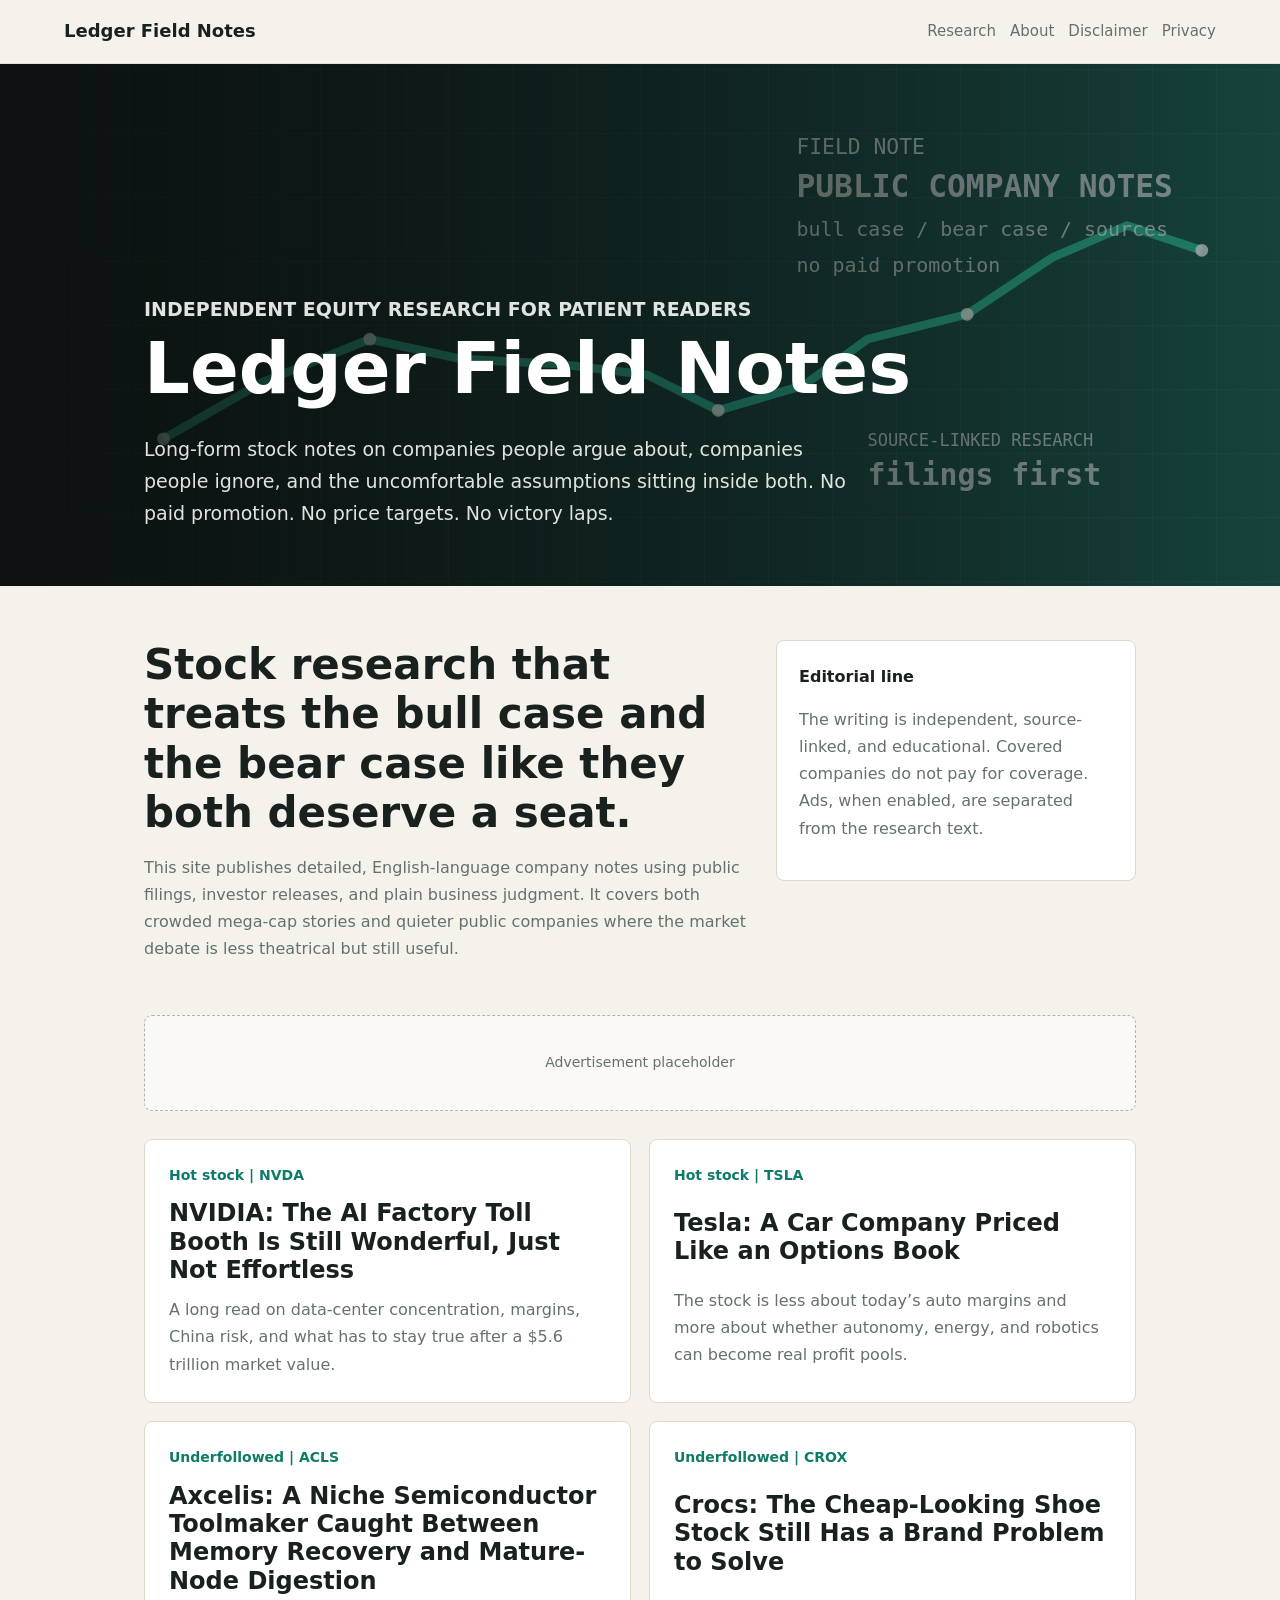
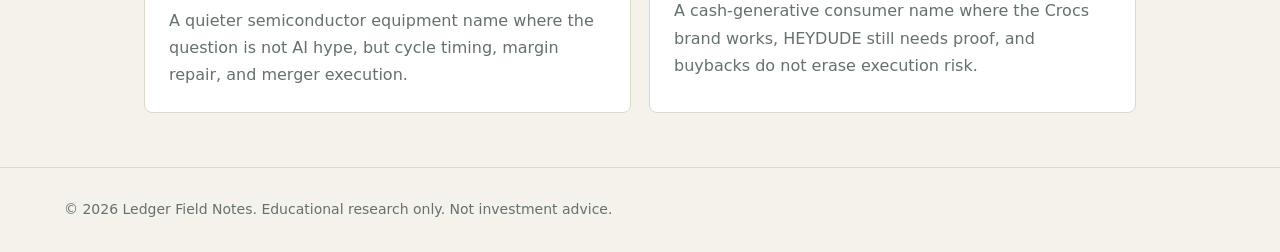
<file: index.html>
<!doctype html>
<html lang="en">
<head>
  <meta charset="utf-8">
  <meta name="viewport" content="width=device-width, initial-scale=1">
  <title>Ledger Field Notes | Independent Stock Research</title>
  <meta name="description" content="Independent long-form stock research notes on popular and underfollowed public companies. No investment advice, no paid stock promotion.">
  <link rel="stylesheet" href="styles.css">
</head>
<body>
  <header class="topbar">
    <a class="brand" href="index.html">Ledger Field Notes</a>
    <nav class="nav" aria-label="Primary navigation">
      <a href="index.html">Research</a>
      <a href="about.html">About</a>
      <a href="disclaimer.html">Disclaimer</a>
      <a href="privacy.html">Privacy</a>
    </nav>
  </header>

  <section class="hero">
    <div class="hero-inner">
      <p class="eyebrow">Independent equity research for patient readers</p>
      <h1>Ledger Field Notes</h1>
      <p>Long-form stock notes on companies people argue about, companies people ignore, and the uncomfortable assumptions sitting inside both. No paid promotion. No price targets. No victory laps.</p>
    </div>
  </section>

  <main>
    <div class="wrap">
      <section class="intro">
        <div>
          <h2>Stock research that treats the bull case and the bear case like they both deserve a seat.</h2>
          <p>This site publishes detailed, English-language company notes using public filings, investor releases, and plain business judgment. It covers both crowded mega-cap stories and quieter public companies where the market debate is less theatrical but still useful.</p>
        </div>
        <aside class="panel">
          <strong>Editorial line</strong>
          <p class="note">The writing is independent, source-linked, and educational. Covered companies do not pay for coverage. Ads, when enabled, are separated from the research text.</p>
        </aside>
      </section>

      <div class="ad-slot" aria-label="Advertisement">Advertisement placeholder</div>

      <section class="article-grid" aria-label="Latest research">
        <a class="article-card" href="articles/nvidia-ai-infrastructure.html">
          <span>Hot stock | NVDA</span>
          <h2>NVIDIA: The AI Factory Toll Booth Is Still Wonderful, Just Not Effortless</h2>
          <p>A long read on data-center concentration, margins, China risk, and what has to stay true after a $5.6 trillion market value.</p>
        </a>
        <a class="article-card" href="articles/tesla-autonomy-margin.html">
          <span>Hot stock | TSLA</span>
          <h2>Tesla: A Car Company Priced Like an Options Book</h2>
          <p>The stock is less about today’s auto margins and more about whether autonomy, energy, and robotics can become real profit pools.</p>
        </a>
        <a class="article-card" href="articles/axcelis-ion-implant.html">
          <span>Underfollowed | ACLS</span>
          <h2>Axcelis: A Niche Semiconductor Toolmaker Caught Between Memory Recovery and Mature-Node Digestion</h2>
          <p>A quieter semiconductor equipment name where the question is not AI hype, but cycle timing, margin repair, and merger execution.</p>
        </a>
        <a class="article-card" href="articles/crocs-brand-cash-flow.html">
          <span>Underfollowed | CROX</span>
          <h2>Crocs: The Cheap-Looking Shoe Stock Still Has a Brand Problem to Solve</h2>
          <p>A cash-generative consumer name where the Crocs brand works, HEYDUDE still needs proof, and buybacks do not erase execution risk.</p>
        </a>
      </section>
    </div>
  </main>

  <footer class="footer">
    © 2026 Ledger Field Notes. Educational research only. Not investment advice.
  </footer>
</body>
</html>
</file>
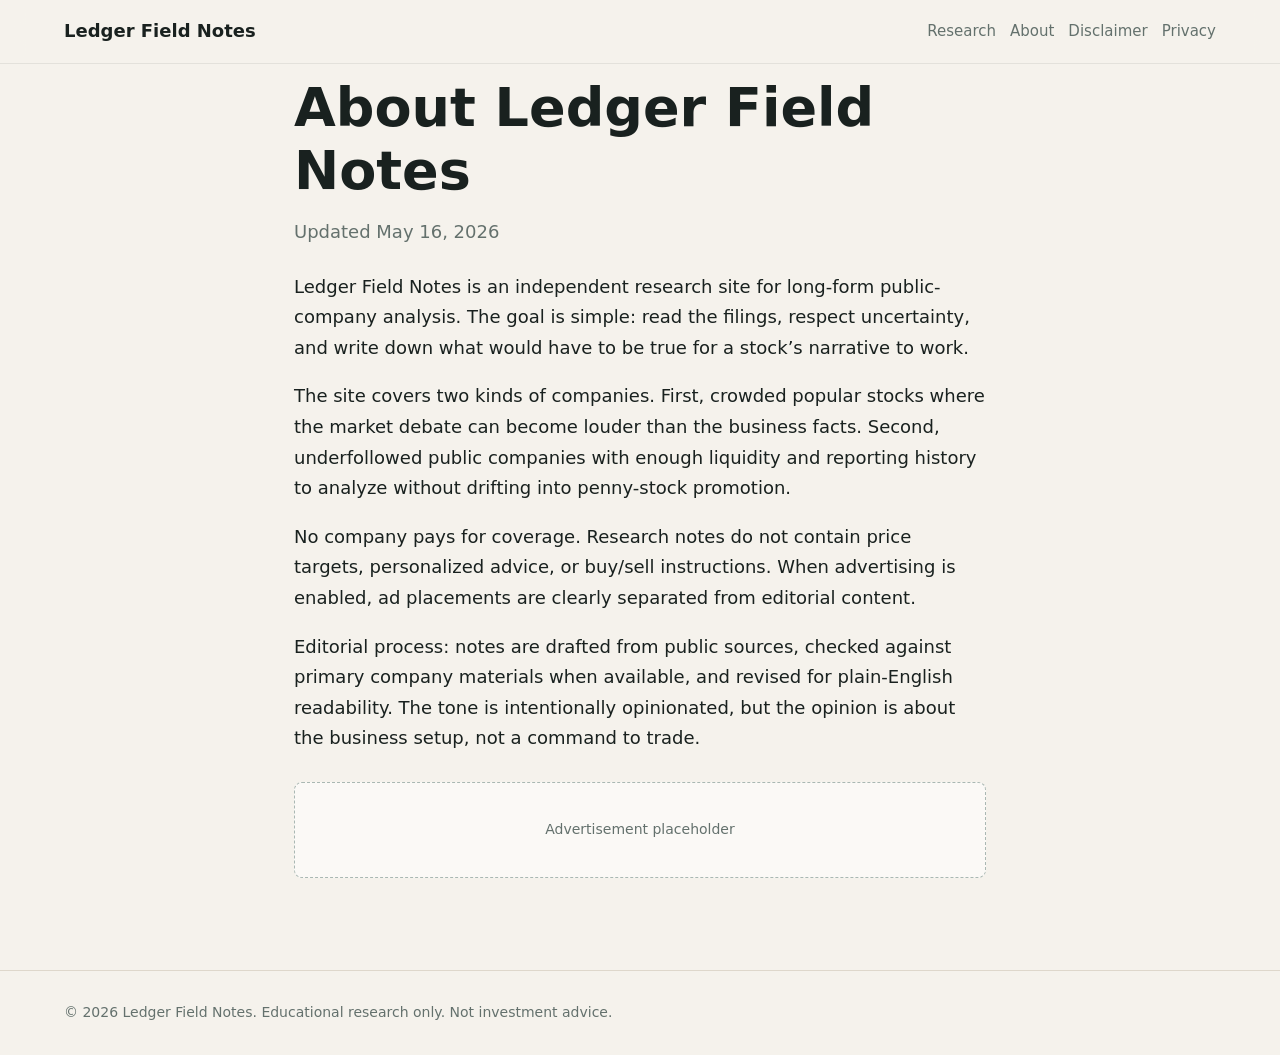
<file: about.html>
<!doctype html>
<html lang="en">
<head>
  <meta charset="utf-8">
  <meta name="viewport" content="width=device-width, initial-scale=1">
  <title>About | Ledger Field Notes</title>
  <meta name="description" content="About Ledger Field Notes, an independent stock research site for long-form public-company analysis.">
  <link rel="stylesheet" href="styles.css">
</head>
<body>
  <header class="topbar">
    <a class="brand" href="index.html">Ledger Field Notes</a>
    <nav class="nav" aria-label="Primary navigation">
      <a href="index.html">Research</a>
      <a href="about.html">About</a>
      <a href="disclaimer.html">Disclaimer</a>
      <a href="privacy.html">Privacy</a>
    </nav>
  </header>

  <main class="article">
    <h1>About Ledger Field Notes</h1>
    <p class="article-meta">Updated May 16, 2026</p>
    <p>Ledger Field Notes is an independent research site for long-form public-company analysis. The goal is simple: read the filings, respect uncertainty, and write down what would have to be true for a stock’s narrative to work.</p>
    <p>The site covers two kinds of companies. First, crowded popular stocks where the market debate can become louder than the business facts. Second, underfollowed public companies with enough liquidity and reporting history to analyze without drifting into penny-stock promotion.</p>
    <p>No company pays for coverage. Research notes do not contain price targets, personalized advice, or buy/sell instructions. When advertising is enabled, ad placements are clearly separated from editorial content.</p>
    <p>Editorial process: notes are drafted from public sources, checked against primary company materials when available, and revised for plain-English readability. The tone is intentionally opinionated, but the opinion is about the business setup, not a command to trade.</p>
    <div class="ad-slot" aria-label="Advertisement">Advertisement placeholder</div>
  </main>

  <footer class="footer">
    © 2026 Ledger Field Notes. Educational research only. Not investment advice.
  </footer>
</body>
</html>
</file>
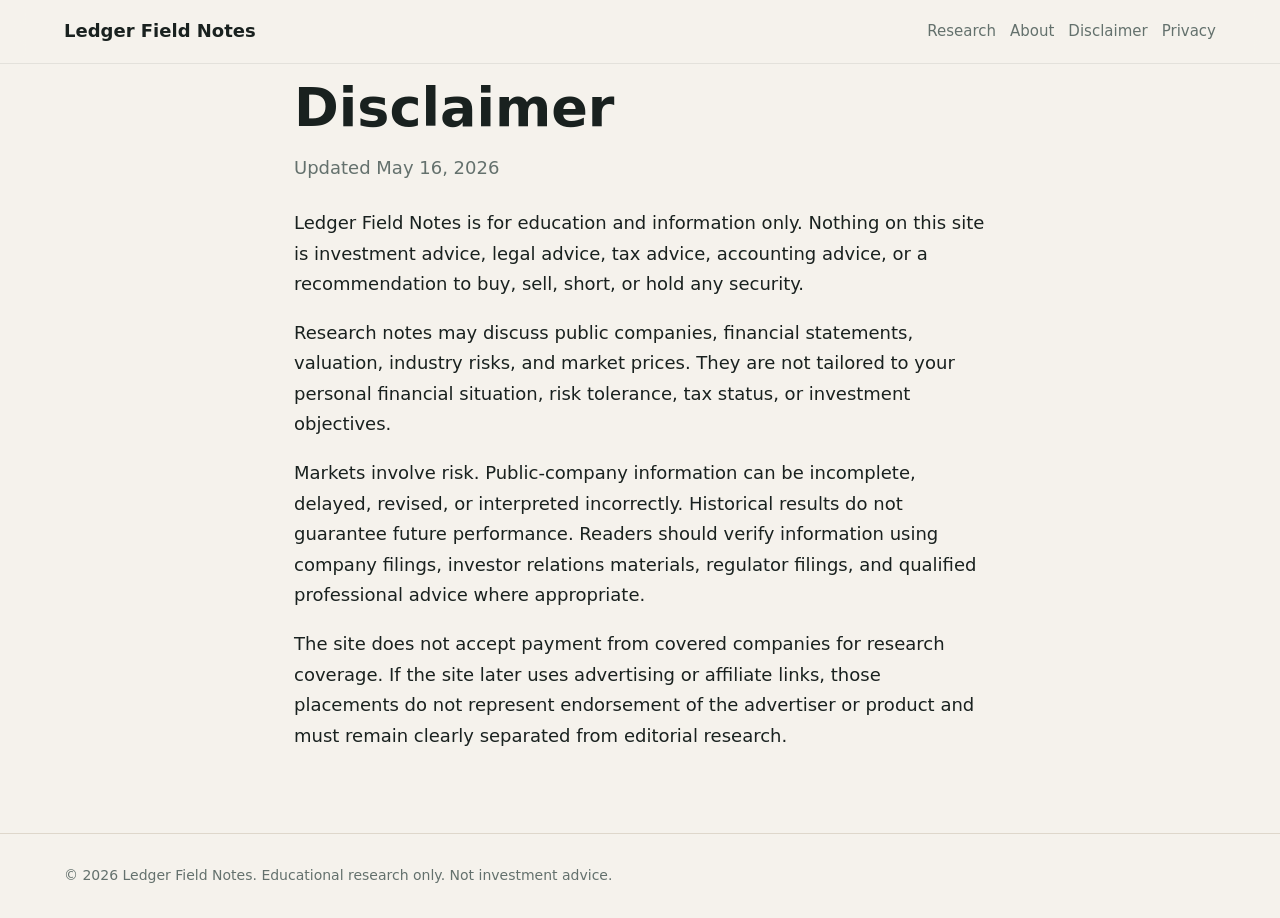
<file: disclaimer.html>
<!doctype html>
<html lang="en">
<head>
  <meta charset="utf-8">
  <meta name="viewport" content="width=device-width, initial-scale=1">
  <title>Disclaimer | Ledger Field Notes</title>
  <meta name="description" content="Ledger Field Notes disclaimer: educational research only, not investment advice or paid stock promotion.">
  <link rel="stylesheet" href="styles.css">
</head>
<body>
  <header class="topbar">
    <a class="brand" href="index.html">Ledger Field Notes</a>
    <nav class="nav" aria-label="Primary navigation">
      <a href="index.html">Research</a>
      <a href="about.html">About</a>
      <a href="disclaimer.html">Disclaimer</a>
      <a href="privacy.html">Privacy</a>
    </nav>
  </header>

  <main class="article">
    <h1>Disclaimer</h1>
    <p class="article-meta">Updated May 16, 2026</p>
    <p>Ledger Field Notes is for education and information only. Nothing on this site is investment advice, legal advice, tax advice, accounting advice, or a recommendation to buy, sell, short, or hold any security.</p>
    <p>Research notes may discuss public companies, financial statements, valuation, industry risks, and market prices. They are not tailored to your personal financial situation, risk tolerance, tax status, or investment objectives.</p>
    <p>Markets involve risk. Public-company information can be incomplete, delayed, revised, or interpreted incorrectly. Historical results do not guarantee future performance. Readers should verify information using company filings, investor relations materials, regulator filings, and qualified professional advice where appropriate.</p>
    <p>The site does not accept payment from covered companies for research coverage. If the site later uses advertising or affiliate links, those placements do not represent endorsement of the advertiser or product and must remain clearly separated from editorial research.</p>
  </main>

  <footer class="footer">
    © 2026 Ledger Field Notes. Educational research only. Not investment advice.
  </footer>
</body>
</html>
</file>
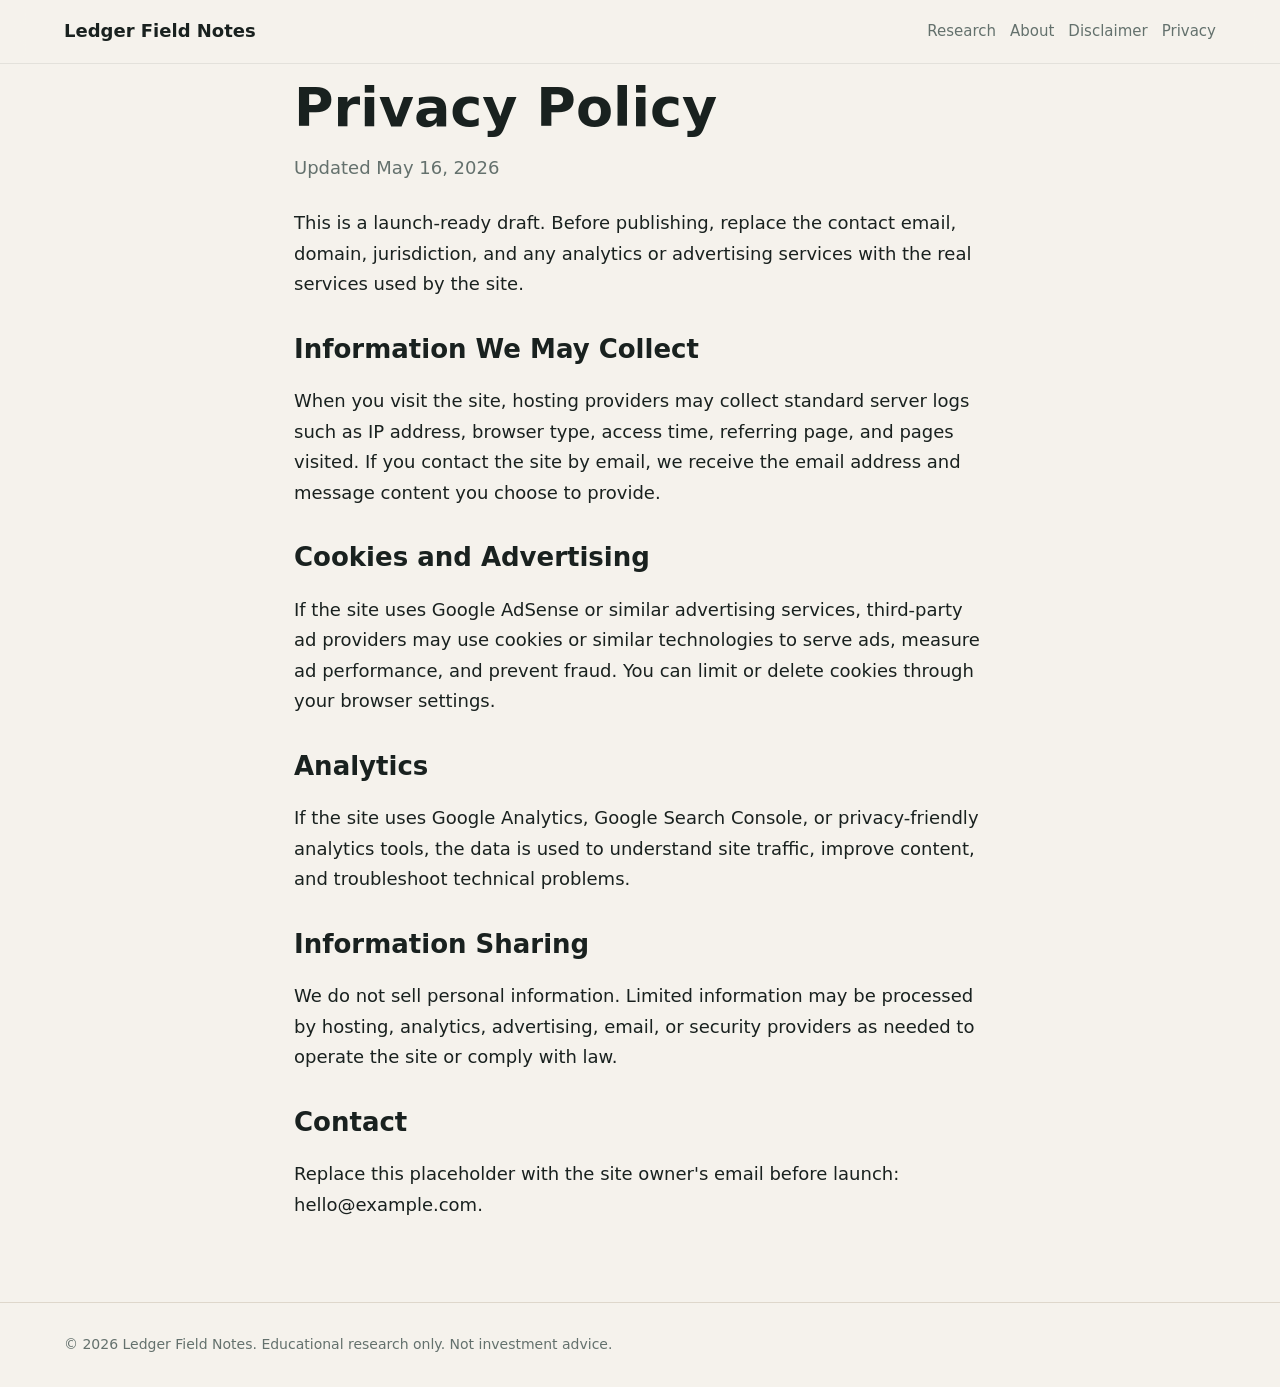
<file: privacy.html>
<!doctype html>
<html lang="en">
<head>
  <meta charset="utf-8">
  <meta name="viewport" content="width=device-width, initial-scale=1">
  <title>Privacy Policy | Ledger Field Notes</title>
  <meta name="description" content="Privacy policy for Ledger Field Notes, including cookies, advertising, analytics, and contact information.">
  <link rel="stylesheet" href="styles.css">
</head>
<body>
  <header class="topbar">
    <a class="brand" href="index.html">Ledger Field Notes</a>
    <nav class="nav" aria-label="Primary navigation">
      <a href="index.html">Research</a>
      <a href="about.html">About</a>
      <a href="disclaimer.html">Disclaimer</a>
      <a href="privacy.html">Privacy</a>
    </nav>
  </header>

  <main class="article">
    <h1>Privacy Policy</h1>
    <p class="article-meta">Updated May 16, 2026</p>
    <p>This is a launch-ready draft. Before publishing, replace the contact email, domain, jurisdiction, and any analytics or advertising services with the real services used by the site.</p>
    <h2>Information We May Collect</h2>
    <p>When you visit the site, hosting providers may collect standard server logs such as IP address, browser type, access time, referring page, and pages visited. If you contact the site by email, we receive the email address and message content you choose to provide.</p>
    <h2>Cookies and Advertising</h2>
    <p>If the site uses Google AdSense or similar advertising services, third-party ad providers may use cookies or similar technologies to serve ads, measure ad performance, and prevent fraud. You can limit or delete cookies through your browser settings.</p>
    <h2>Analytics</h2>
    <p>If the site uses Google Analytics, Google Search Console, or privacy-friendly analytics tools, the data is used to understand site traffic, improve content, and troubleshoot technical problems.</p>
    <h2>Information Sharing</h2>
    <p>We do not sell personal information. Limited information may be processed by hosting, analytics, advertising, email, or security providers as needed to operate the site or comply with law.</p>
    <h2>Contact</h2>
    <p>Replace this placeholder with the site owner's email before launch: hello@example.com.</p>
  </main>

  <footer class="footer">
    © 2026 Ledger Field Notes. Educational research only. Not investment advice.
  </footer>
</body>
</html>
</file>
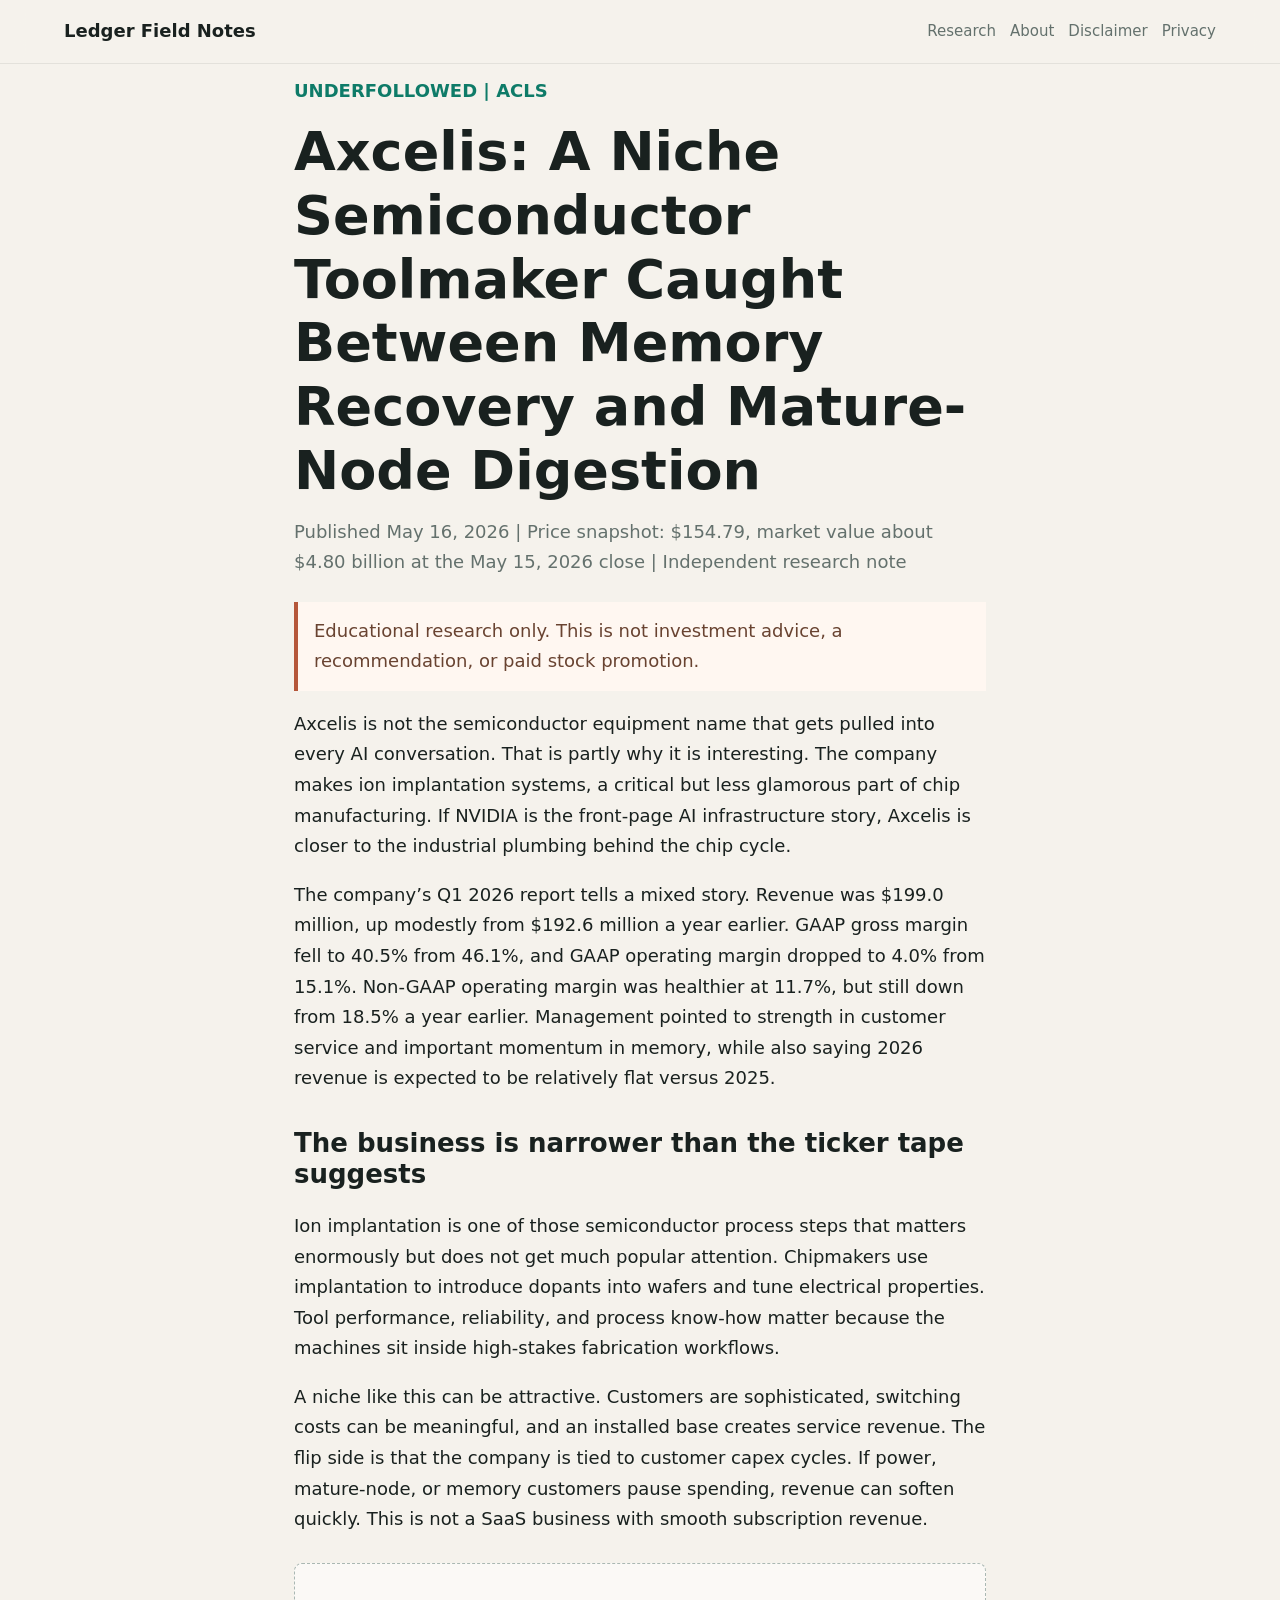
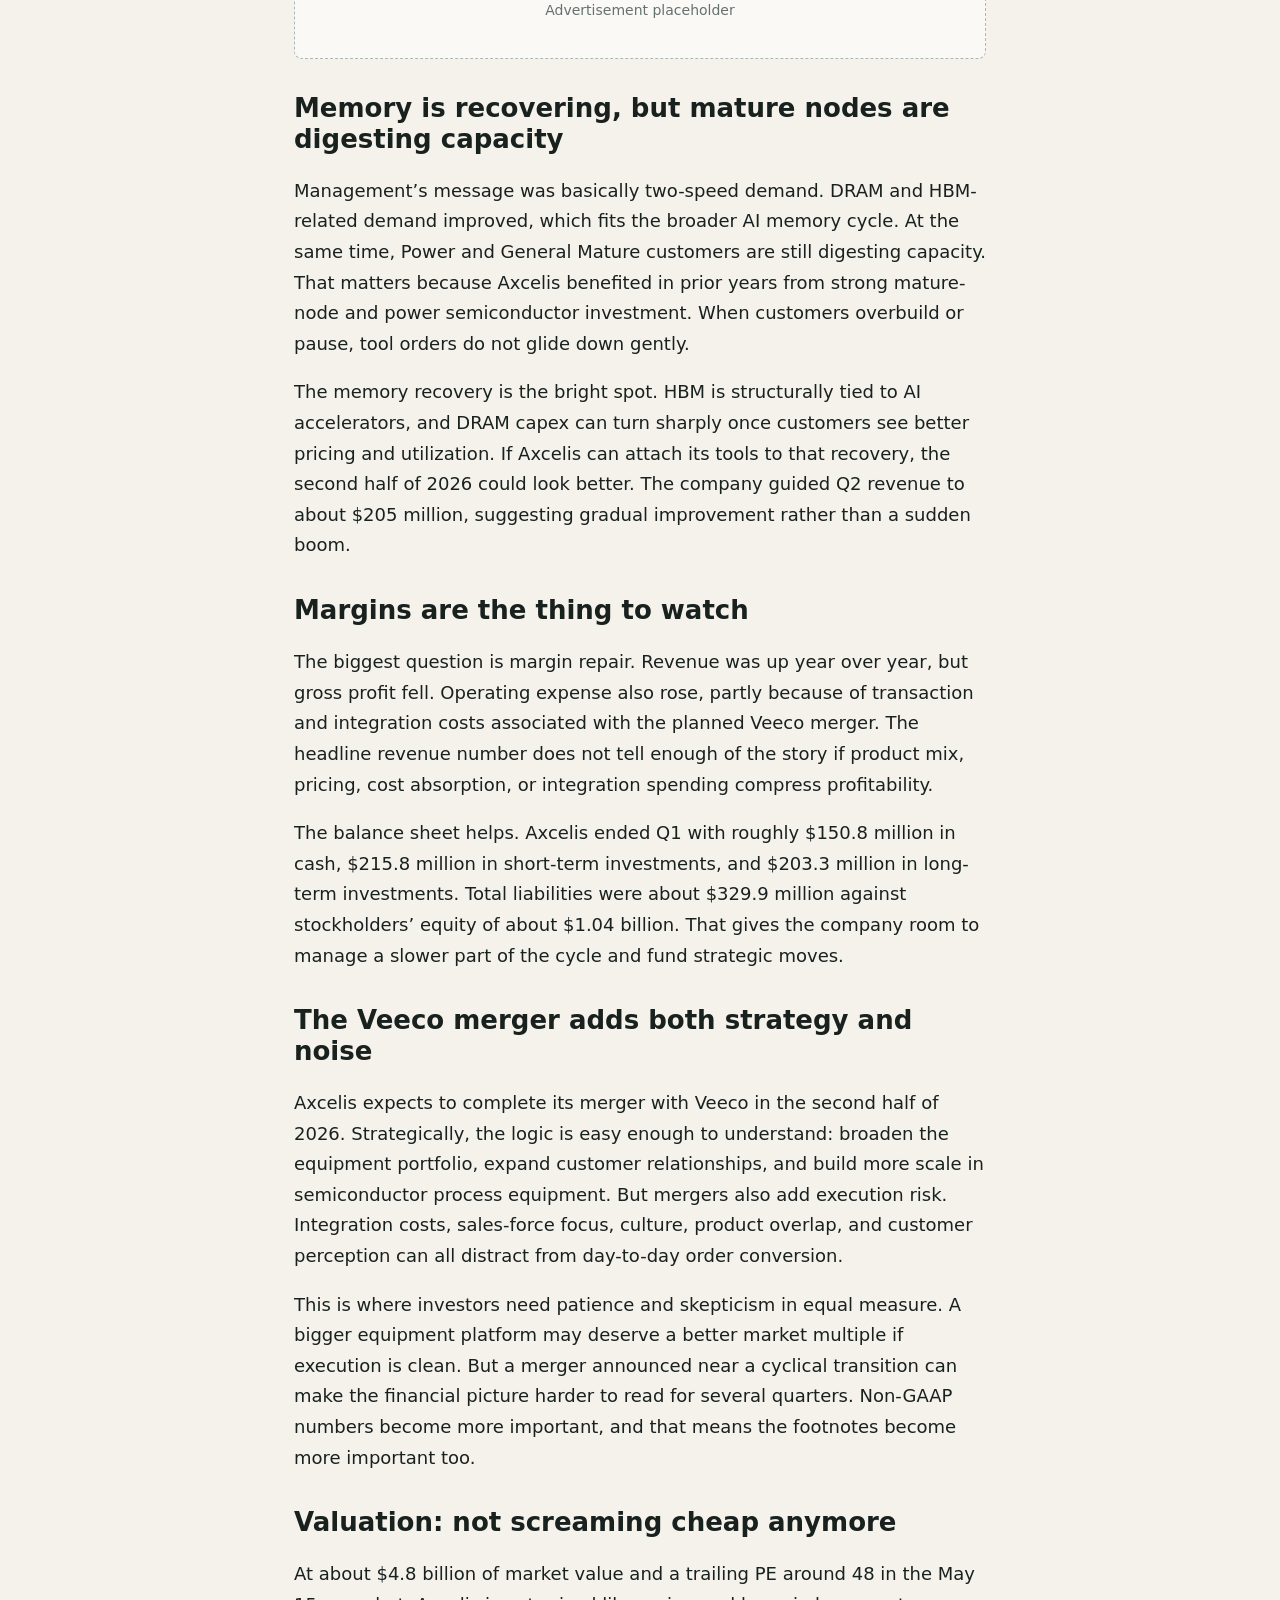
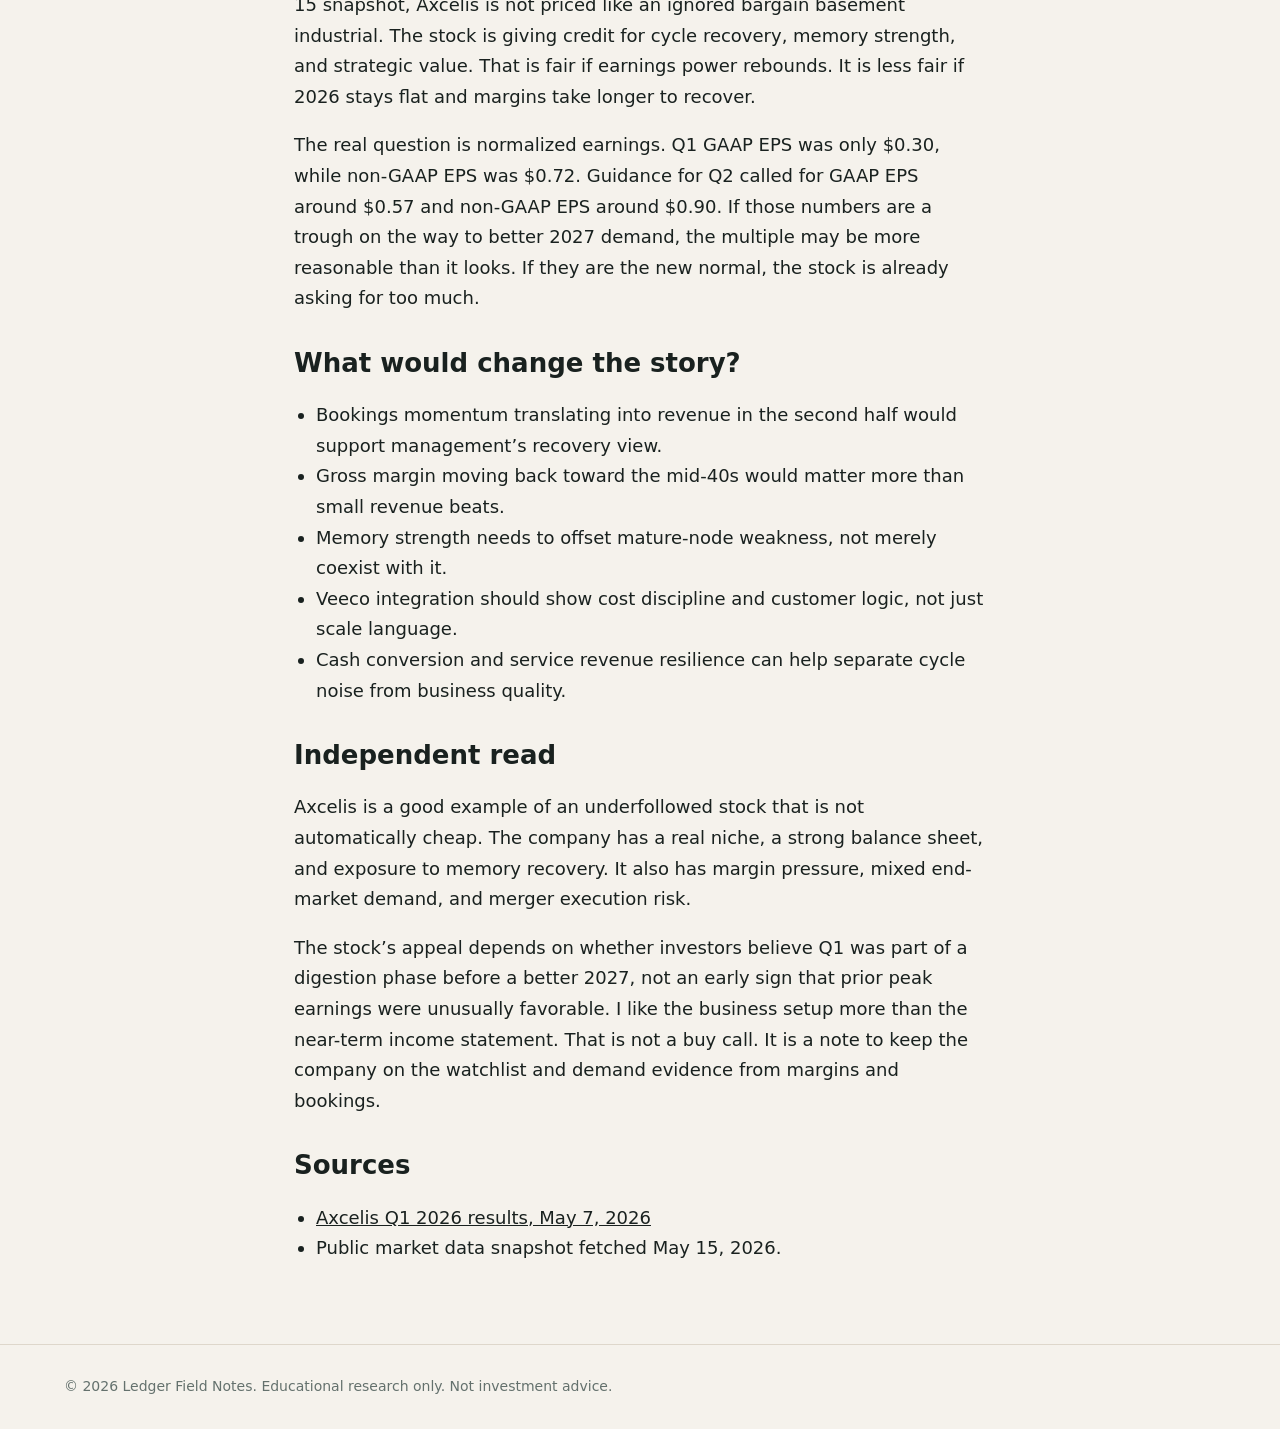
<file: articles/axcelis-ion-implant.html>
<!doctype html>
<html lang="en">
<head>
  <meta charset="utf-8">
  <meta name="viewport" content="width=device-width, initial-scale=1">
  <title>Axcelis: A Niche Semiconductor Toolmaker Caught Between Memory Recovery and Mature-Node Digestion | Ledger Field Notes</title>
  <meta name="description" content="Independent long-form Axcelis stock research note covering ion implantation, Q1 2026 results, memory recovery, mature-node digestion, margins, and Veeco merger risk.">
  <link rel="stylesheet" href="../styles.css">
</head>
<body>
  <header class="topbar">
    <a class="brand" href="../index.html">Ledger Field Notes</a>
    <nav class="nav" aria-label="Primary navigation">
      <a href="../index.html">Research</a>
      <a href="../about.html">About</a>
      <a href="../disclaimer.html">Disclaimer</a>
      <a href="../privacy.html">Privacy</a>
    </nav>
  </header>

  <main class="article">
    <p class="eyebrow">Underfollowed | ACLS</p>
    <h1>Axcelis: A Niche Semiconductor Toolmaker Caught Between Memory Recovery and Mature-Node Digestion</h1>
    <p class="article-meta">Published May 16, 2026 | Price snapshot: $154.79, market value about $4.80 billion at the May 15, 2026 close | Independent research note</p>
    <p class="disclaimer">Educational research only. This is not investment advice, a recommendation, or paid stock promotion.</p>

    <p>Axcelis is not the semiconductor equipment name that gets pulled into every AI conversation. That is partly why it is interesting. The company makes ion implantation systems, a critical but less glamorous part of chip manufacturing. If NVIDIA is the front-page AI infrastructure story, Axcelis is closer to the industrial plumbing behind the chip cycle.</p>

    <p>The company’s Q1 2026 report tells a mixed story. Revenue was $199.0 million, up modestly from $192.6 million a year earlier. GAAP gross margin fell to 40.5% from 46.1%, and GAAP operating margin dropped to 4.0% from 15.1%. Non-GAAP operating margin was healthier at 11.7%, but still down from 18.5% a year earlier. Management pointed to strength in customer service and important momentum in memory, while also saying 2026 revenue is expected to be relatively flat versus 2025.</p>

    <h2>The business is narrower than the ticker tape suggests</h2>
    <p>Ion implantation is one of those semiconductor process steps that matters enormously but does not get much popular attention. Chipmakers use implantation to introduce dopants into wafers and tune electrical properties. Tool performance, reliability, and process know-how matter because the machines sit inside high-stakes fabrication workflows.</p>

    <p>A niche like this can be attractive. Customers are sophisticated, switching costs can be meaningful, and an installed base creates service revenue. The flip side is that the company is tied to customer capex cycles. If power, mature-node, or memory customers pause spending, revenue can soften quickly. This is not a SaaS business with smooth subscription revenue.</p>

    <div class="ad-slot" aria-label="Advertisement">Advertisement placeholder</div>

    <h2>Memory is recovering, but mature nodes are digesting capacity</h2>
    <p>Management’s message was basically two-speed demand. DRAM and HBM-related demand improved, which fits the broader AI memory cycle. At the same time, Power and General Mature customers are still digesting capacity. That matters because Axcelis benefited in prior years from strong mature-node and power semiconductor investment. When customers overbuild or pause, tool orders do not glide down gently.</p>

    <p>The memory recovery is the bright spot. HBM is structurally tied to AI accelerators, and DRAM capex can turn sharply once customers see better pricing and utilization. If Axcelis can attach its tools to that recovery, the second half of 2026 could look better. The company guided Q2 revenue to about $205 million, suggesting gradual improvement rather than a sudden boom.</p>

    <h2>Margins are the thing to watch</h2>
    <p>The biggest question is margin repair. Revenue was up year over year, but gross profit fell. Operating expense also rose, partly because of transaction and integration costs associated with the planned Veeco merger. The headline revenue number does not tell enough of the story if product mix, pricing, cost absorption, or integration spending compress profitability.</p>

    <p>The balance sheet helps. Axcelis ended Q1 with roughly $150.8 million in cash, $215.8 million in short-term investments, and $203.3 million in long-term investments. Total liabilities were about $329.9 million against stockholders’ equity of about $1.04 billion. That gives the company room to manage a slower part of the cycle and fund strategic moves.</p>

    <h2>The Veeco merger adds both strategy and noise</h2>
    <p>Axcelis expects to complete its merger with Veeco in the second half of 2026. Strategically, the logic is easy enough to understand: broaden the equipment portfolio, expand customer relationships, and build more scale in semiconductor process equipment. But mergers also add execution risk. Integration costs, sales-force focus, culture, product overlap, and customer perception can all distract from day-to-day order conversion.</p>

    <p>This is where investors need patience and skepticism in equal measure. A bigger equipment platform may deserve a better market multiple if execution is clean. But a merger announced near a cyclical transition can make the financial picture harder to read for several quarters. Non-GAAP numbers become more important, and that means the footnotes become more important too.</p>

    <h2>Valuation: not screaming cheap anymore</h2>
    <p>At about $4.8 billion of market value and a trailing PE around 48 in the May 15 snapshot, Axcelis is not priced like an ignored bargain basement industrial. The stock is giving credit for cycle recovery, memory strength, and strategic value. That is fair if earnings power rebounds. It is less fair if 2026 stays flat and margins take longer to recover.</p>

    <p>The real question is normalized earnings. Q1 GAAP EPS was only $0.30, while non-GAAP EPS was $0.72. Guidance for Q2 called for GAAP EPS around $0.57 and non-GAAP EPS around $0.90. If those numbers are a trough on the way to better 2027 demand, the multiple may be more reasonable than it looks. If they are the new normal, the stock is already asking for too much.</p>

    <h2>What would change the story?</h2>
    <ul>
      <li>Bookings momentum translating into revenue in the second half would support management’s recovery view.</li>
      <li>Gross margin moving back toward the mid-40s would matter more than small revenue beats.</li>
      <li>Memory strength needs to offset mature-node weakness, not merely coexist with it.</li>
      <li>Veeco integration should show cost discipline and customer logic, not just scale language.</li>
      <li>Cash conversion and service revenue resilience can help separate cycle noise from business quality.</li>
    </ul>

    <h2>Independent read</h2>
    <p>Axcelis is a good example of an underfollowed stock that is not automatically cheap. The company has a real niche, a strong balance sheet, and exposure to memory recovery. It also has margin pressure, mixed end-market demand, and merger execution risk.</p>

    <p>The stock’s appeal depends on whether investors believe Q1 was part of a digestion phase before a better 2027, not an early sign that prior peak earnings were unusually favorable. I like the business setup more than the near-term income statement. That is not a buy call. It is a note to keep the company on the watchlist and demand evidence from margins and bookings.</p>

    <h2>Sources</h2>
    <ul>
      <li><a href="https://www.sec.gov/Archives/edgar/data/1113232/000110465926057147/tm2613844d1_ex99-1.htm">Axcelis Q1 2026 results, May 7, 2026</a></li>
      <li>Public market data snapshot fetched May 15, 2026.</li>
    </ul>
  </main>

  <footer class="footer">
    © 2026 Ledger Field Notes. Educational research only. Not investment advice.
  </footer>
</body>
</html>
</file>
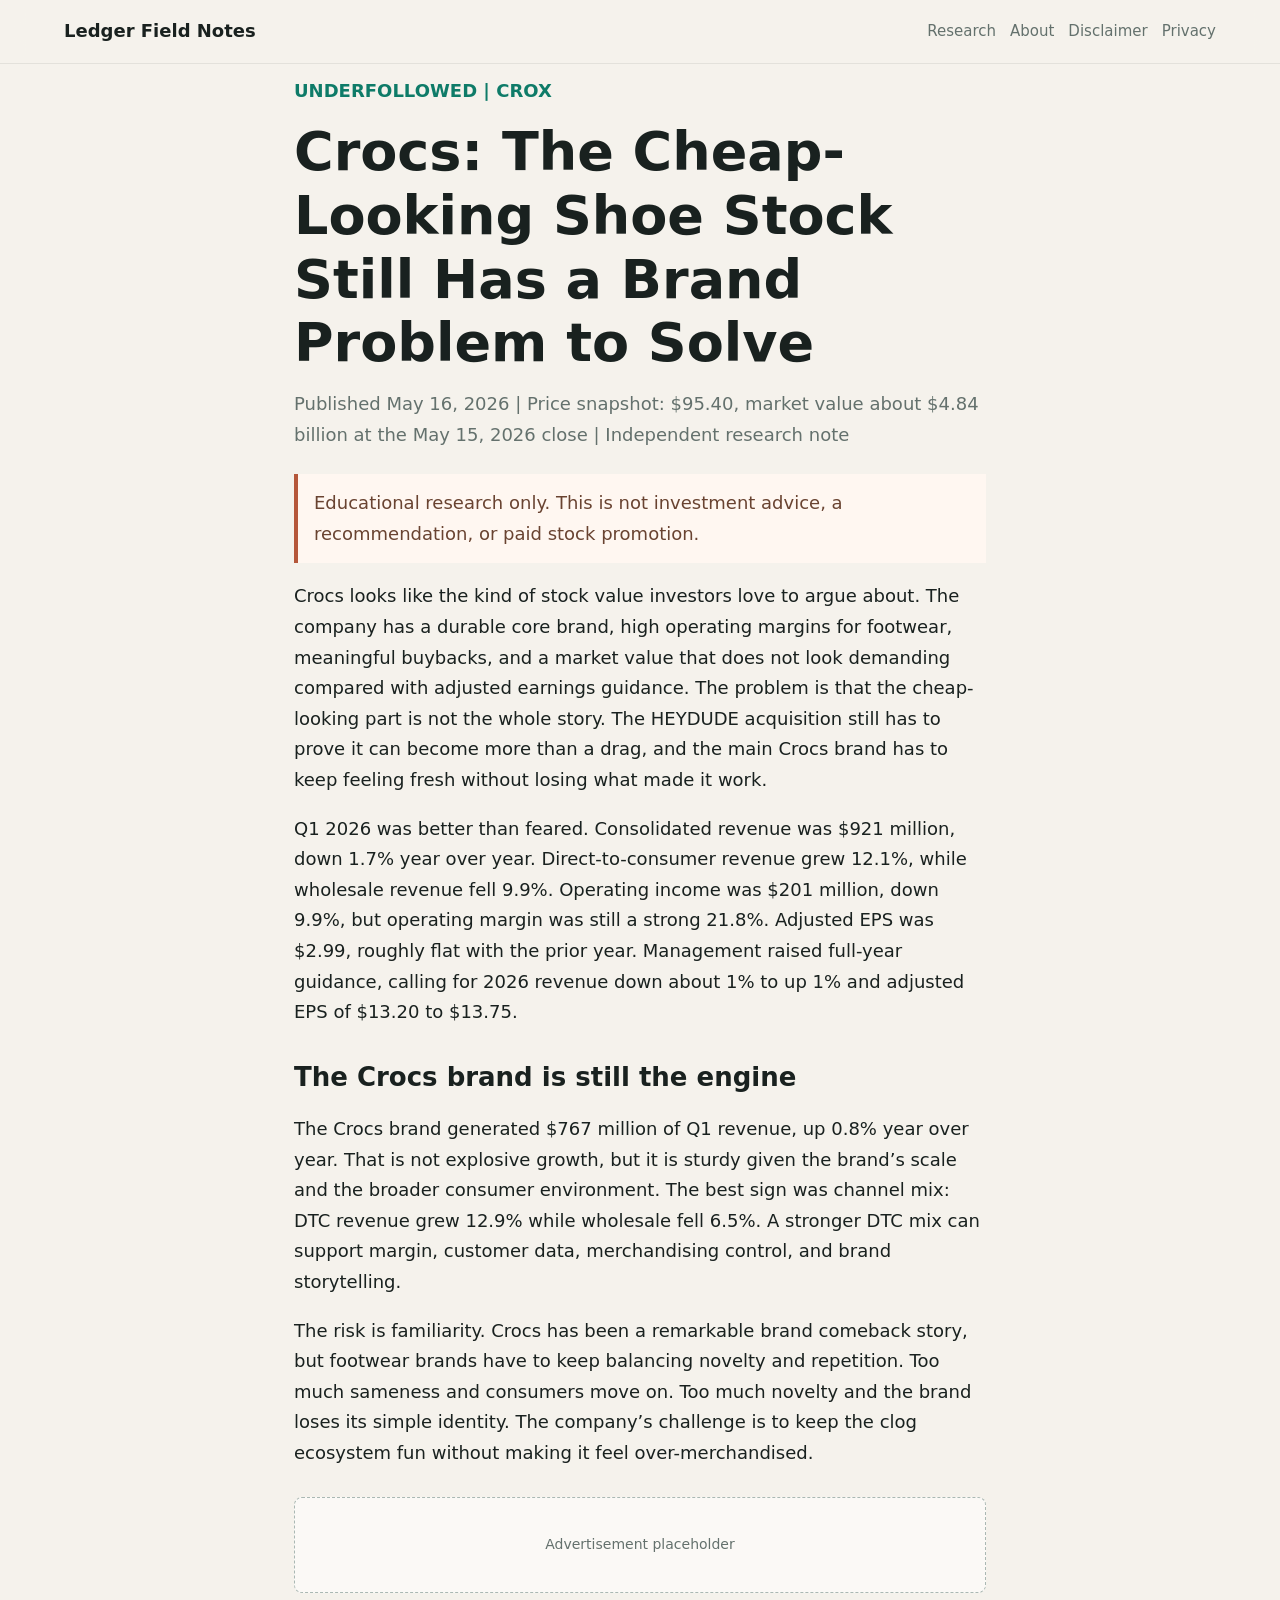
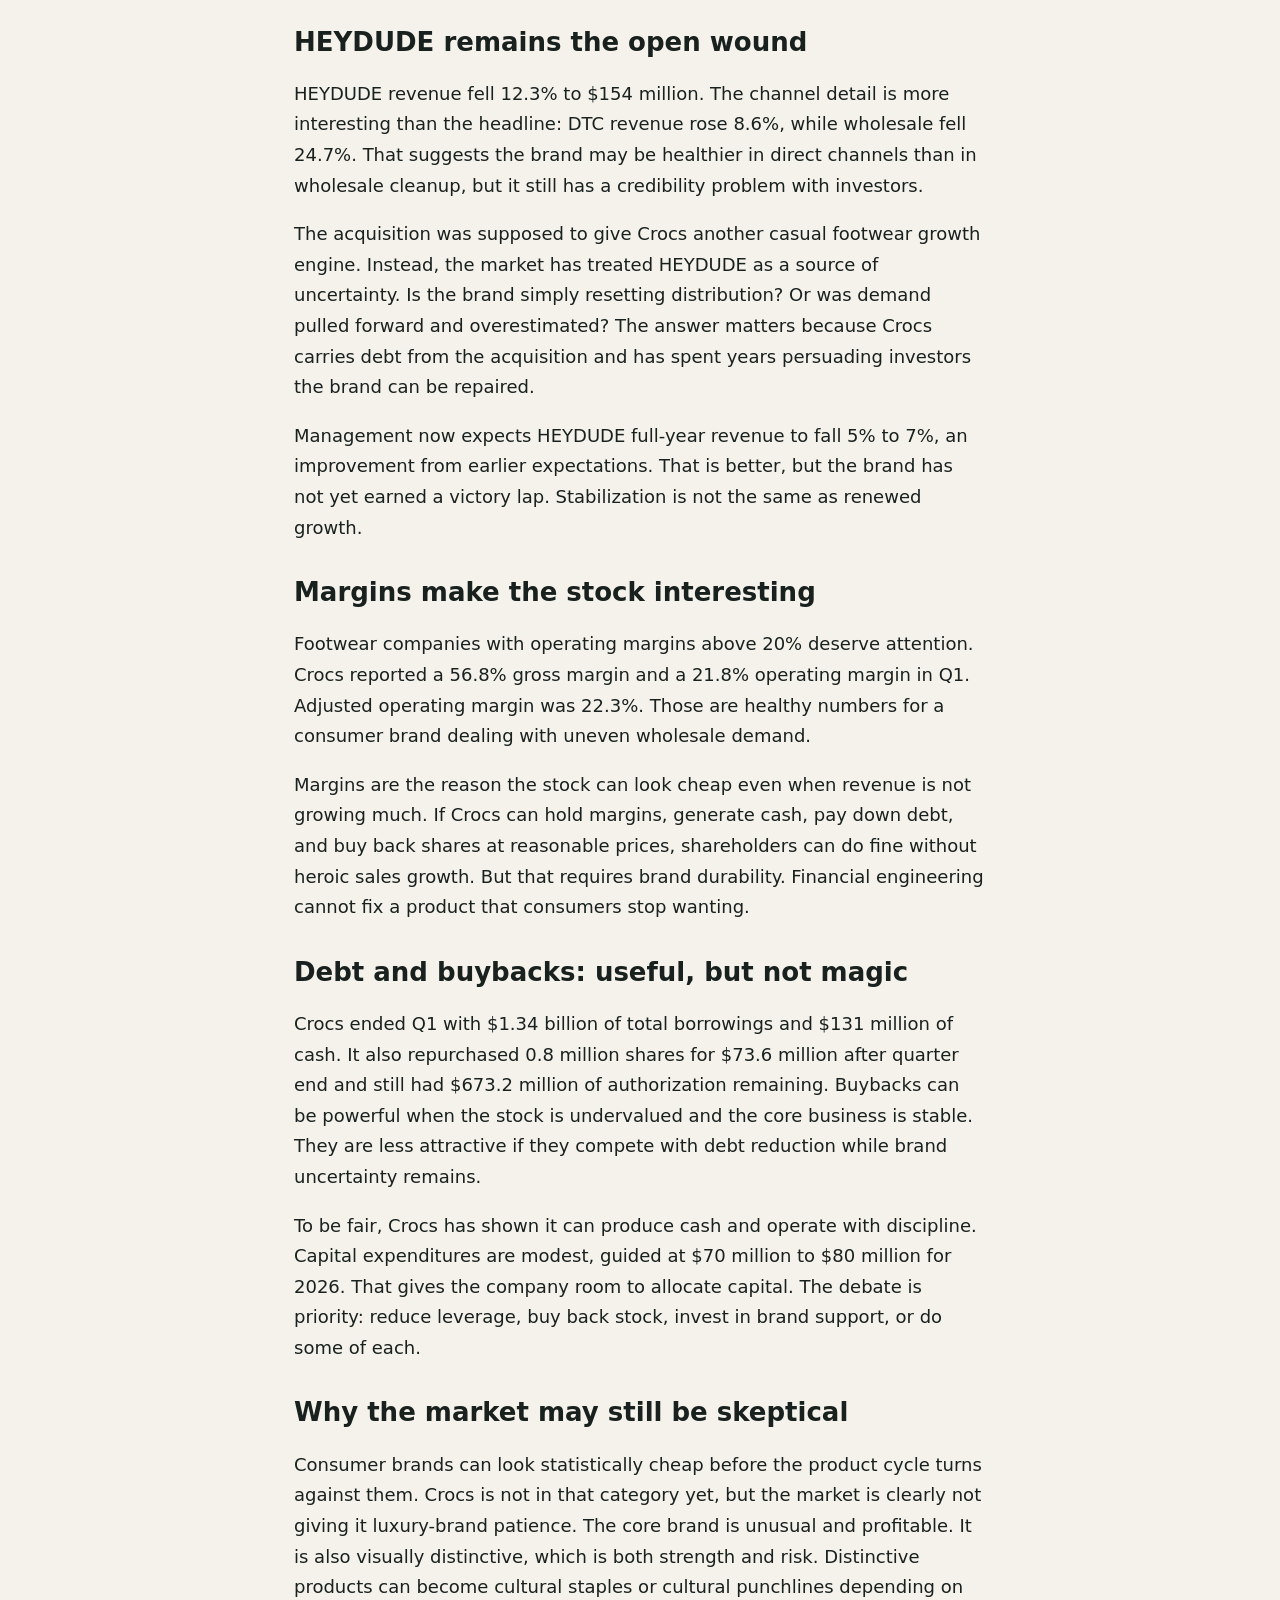
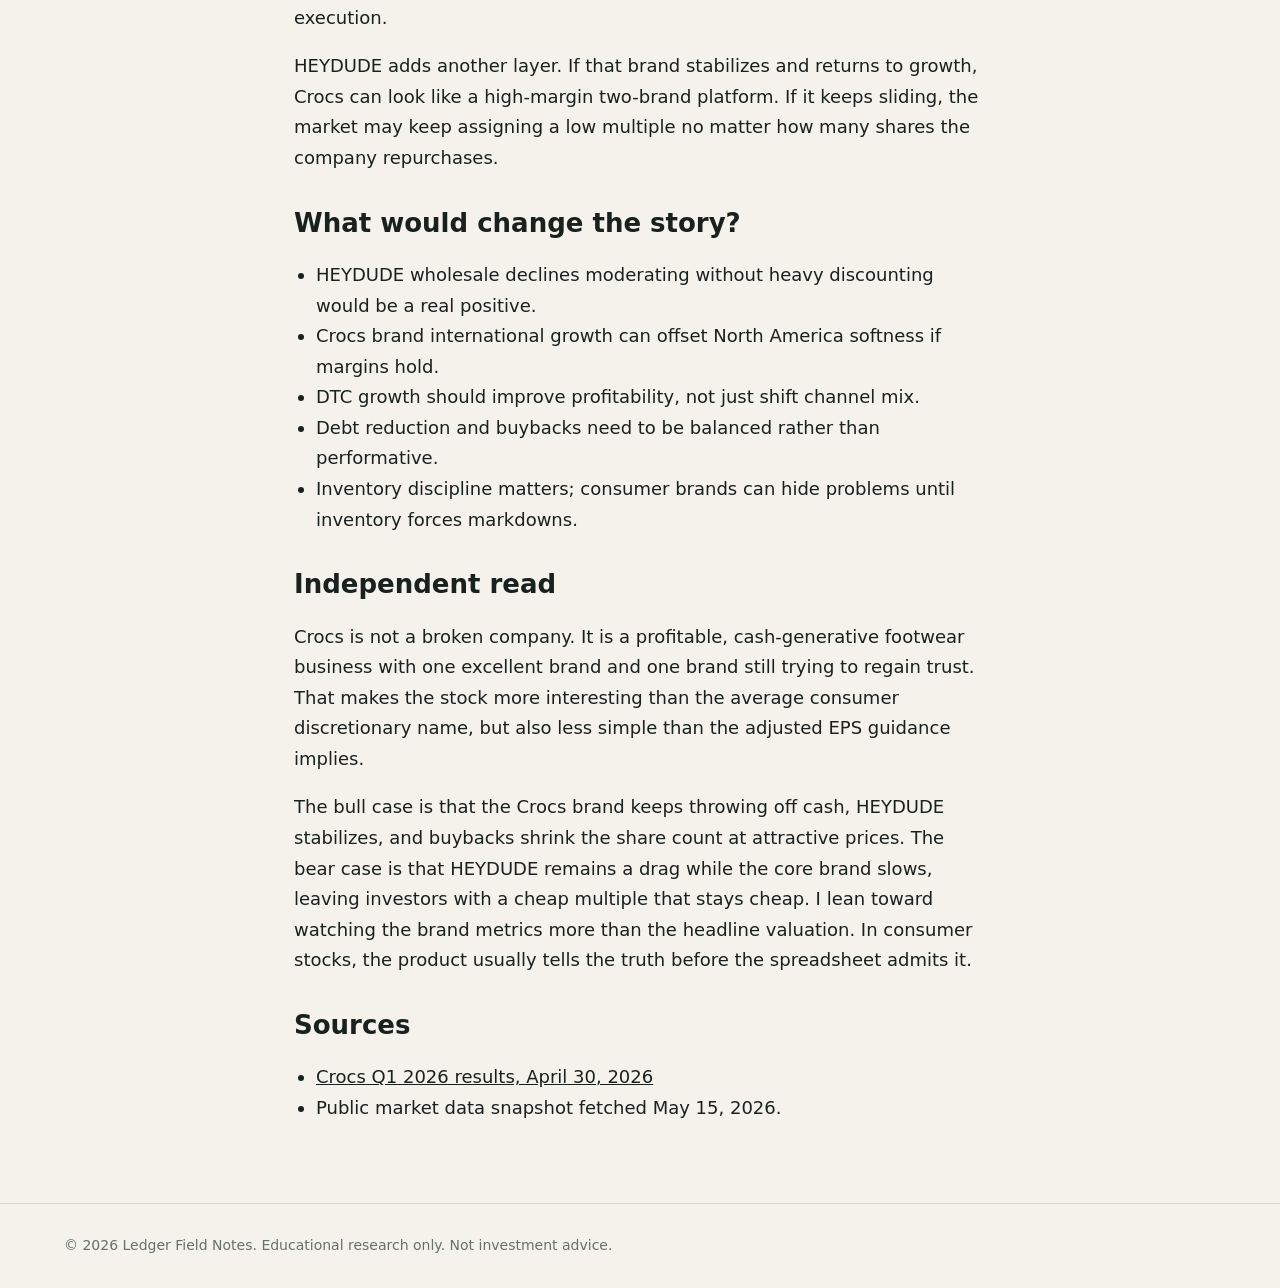
<file: articles/crocs-brand-cash-flow.html>
<!doctype html>
<html lang="en">
<head>
  <meta charset="utf-8">
  <meta name="viewport" content="width=device-width, initial-scale=1">
  <title>Crocs: The Cheap-Looking Shoe Stock Still Has a Brand Problem to Solve | Ledger Field Notes</title>
  <meta name="description" content="Independent long-form Crocs stock research note covering Q1 2026 results, Crocs brand, HEYDUDE, DTC, debt, buybacks, and valuation risk.">
  <link rel="stylesheet" href="../styles.css">
</head>
<body>
  <header class="topbar">
    <a class="brand" href="../index.html">Ledger Field Notes</a>
    <nav class="nav" aria-label="Primary navigation">
      <a href="../index.html">Research</a>
      <a href="../about.html">About</a>
      <a href="../disclaimer.html">Disclaimer</a>
      <a href="../privacy.html">Privacy</a>
    </nav>
  </header>

  <main class="article">
    <p class="eyebrow">Underfollowed | CROX</p>
    <h1>Crocs: The Cheap-Looking Shoe Stock Still Has a Brand Problem to Solve</h1>
    <p class="article-meta">Published May 16, 2026 | Price snapshot: $95.40, market value about $4.84 billion at the May 15, 2026 close | Independent research note</p>
    <p class="disclaimer">Educational research only. This is not investment advice, a recommendation, or paid stock promotion.</p>

    <p>Crocs looks like the kind of stock value investors love to argue about. The company has a durable core brand, high operating margins for footwear, meaningful buybacks, and a market value that does not look demanding compared with adjusted earnings guidance. The problem is that the cheap-looking part is not the whole story. The HEYDUDE acquisition still has to prove it can become more than a drag, and the main Crocs brand has to keep feeling fresh without losing what made it work.</p>

    <p>Q1 2026 was better than feared. Consolidated revenue was $921 million, down 1.7% year over year. Direct-to-consumer revenue grew 12.1%, while wholesale revenue fell 9.9%. Operating income was $201 million, down 9.9%, but operating margin was still a strong 21.8%. Adjusted EPS was $2.99, roughly flat with the prior year. Management raised full-year guidance, calling for 2026 revenue down about 1% to up 1% and adjusted EPS of $13.20 to $13.75.</p>

    <h2>The Crocs brand is still the engine</h2>
    <p>The Crocs brand generated $767 million of Q1 revenue, up 0.8% year over year. That is not explosive growth, but it is sturdy given the brand’s scale and the broader consumer environment. The best sign was channel mix: DTC revenue grew 12.9% while wholesale fell 6.5%. A stronger DTC mix can support margin, customer data, merchandising control, and brand storytelling.</p>

    <p>The risk is familiarity. Crocs has been a remarkable brand comeback story, but footwear brands have to keep balancing novelty and repetition. Too much sameness and consumers move on. Too much novelty and the brand loses its simple identity. The company’s challenge is to keep the clog ecosystem fun without making it feel over-merchandised.</p>

    <div class="ad-slot" aria-label="Advertisement">Advertisement placeholder</div>

    <h2>HEYDUDE remains the open wound</h2>
    <p>HEYDUDE revenue fell 12.3% to $154 million. The channel detail is more interesting than the headline: DTC revenue rose 8.6%, while wholesale fell 24.7%. That suggests the brand may be healthier in direct channels than in wholesale cleanup, but it still has a credibility problem with investors.</p>

    <p>The acquisition was supposed to give Crocs another casual footwear growth engine. Instead, the market has treated HEYDUDE as a source of uncertainty. Is the brand simply resetting distribution? Or was demand pulled forward and overestimated? The answer matters because Crocs carries debt from the acquisition and has spent years persuading investors the brand can be repaired.</p>

    <p>Management now expects HEYDUDE full-year revenue to fall 5% to 7%, an improvement from earlier expectations. That is better, but the brand has not yet earned a victory lap. Stabilization is not the same as renewed growth.</p>

    <h2>Margins make the stock interesting</h2>
    <p>Footwear companies with operating margins above 20% deserve attention. Crocs reported a 56.8% gross margin and a 21.8% operating margin in Q1. Adjusted operating margin was 22.3%. Those are healthy numbers for a consumer brand dealing with uneven wholesale demand.</p>

    <p>Margins are the reason the stock can look cheap even when revenue is not growing much. If Crocs can hold margins, generate cash, pay down debt, and buy back shares at reasonable prices, shareholders can do fine without heroic sales growth. But that requires brand durability. Financial engineering cannot fix a product that consumers stop wanting.</p>

    <h2>Debt and buybacks: useful, but not magic</h2>
    <p>Crocs ended Q1 with $1.34 billion of total borrowings and $131 million of cash. It also repurchased 0.8 million shares for $73.6 million after quarter end and still had $673.2 million of authorization remaining. Buybacks can be powerful when the stock is undervalued and the core business is stable. They are less attractive if they compete with debt reduction while brand uncertainty remains.</p>

    <p>To be fair, Crocs has shown it can produce cash and operate with discipline. Capital expenditures are modest, guided at $70 million to $80 million for 2026. That gives the company room to allocate capital. The debate is priority: reduce leverage, buy back stock, invest in brand support, or do some of each.</p>

    <h2>Why the market may still be skeptical</h2>
    <p>Consumer brands can look statistically cheap before the product cycle turns against them. Crocs is not in that category yet, but the market is clearly not giving it luxury-brand patience. The core brand is unusual and profitable. It is also visually distinctive, which is both strength and risk. Distinctive products can become cultural staples or cultural punchlines depending on execution.</p>

    <p>HEYDUDE adds another layer. If that brand stabilizes and returns to growth, Crocs can look like a high-margin two-brand platform. If it keeps sliding, the market may keep assigning a low multiple no matter how many shares the company repurchases.</p>

    <h2>What would change the story?</h2>
    <ul>
      <li>HEYDUDE wholesale declines moderating without heavy discounting would be a real positive.</li>
      <li>Crocs brand international growth can offset North America softness if margins hold.</li>
      <li>DTC growth should improve profitability, not just shift channel mix.</li>
      <li>Debt reduction and buybacks need to be balanced rather than performative.</li>
      <li>Inventory discipline matters; consumer brands can hide problems until inventory forces markdowns.</li>
    </ul>

    <h2>Independent read</h2>
    <p>Crocs is not a broken company. It is a profitable, cash-generative footwear business with one excellent brand and one brand still trying to regain trust. That makes the stock more interesting than the average consumer discretionary name, but also less simple than the adjusted EPS guidance implies.</p>

    <p>The bull case is that the Crocs brand keeps throwing off cash, HEYDUDE stabilizes, and buybacks shrink the share count at attractive prices. The bear case is that HEYDUDE remains a drag while the core brand slows, leaving investors with a cheap multiple that stays cheap. I lean toward watching the brand metrics more than the headline valuation. In consumer stocks, the product usually tells the truth before the spreadsheet admits it.</p>

    <h2>Sources</h2>
    <ul>
      <li><a href="https://investors.crocs.com/news-and-events/press-releases/press-release-details/2026/Crocs-Inc--Reports-Better-Than-Expected-First-Quarter-2026-Results-And-Raises-Full-Year-Outlook/default.aspx">Crocs Q1 2026 results, April 30, 2026</a></li>
      <li>Public market data snapshot fetched May 15, 2026.</li>
    </ul>
  </main>

  <footer class="footer">
    © 2026 Ledger Field Notes. Educational research only. Not investment advice.
  </footer>
</body>
</html>
</file>
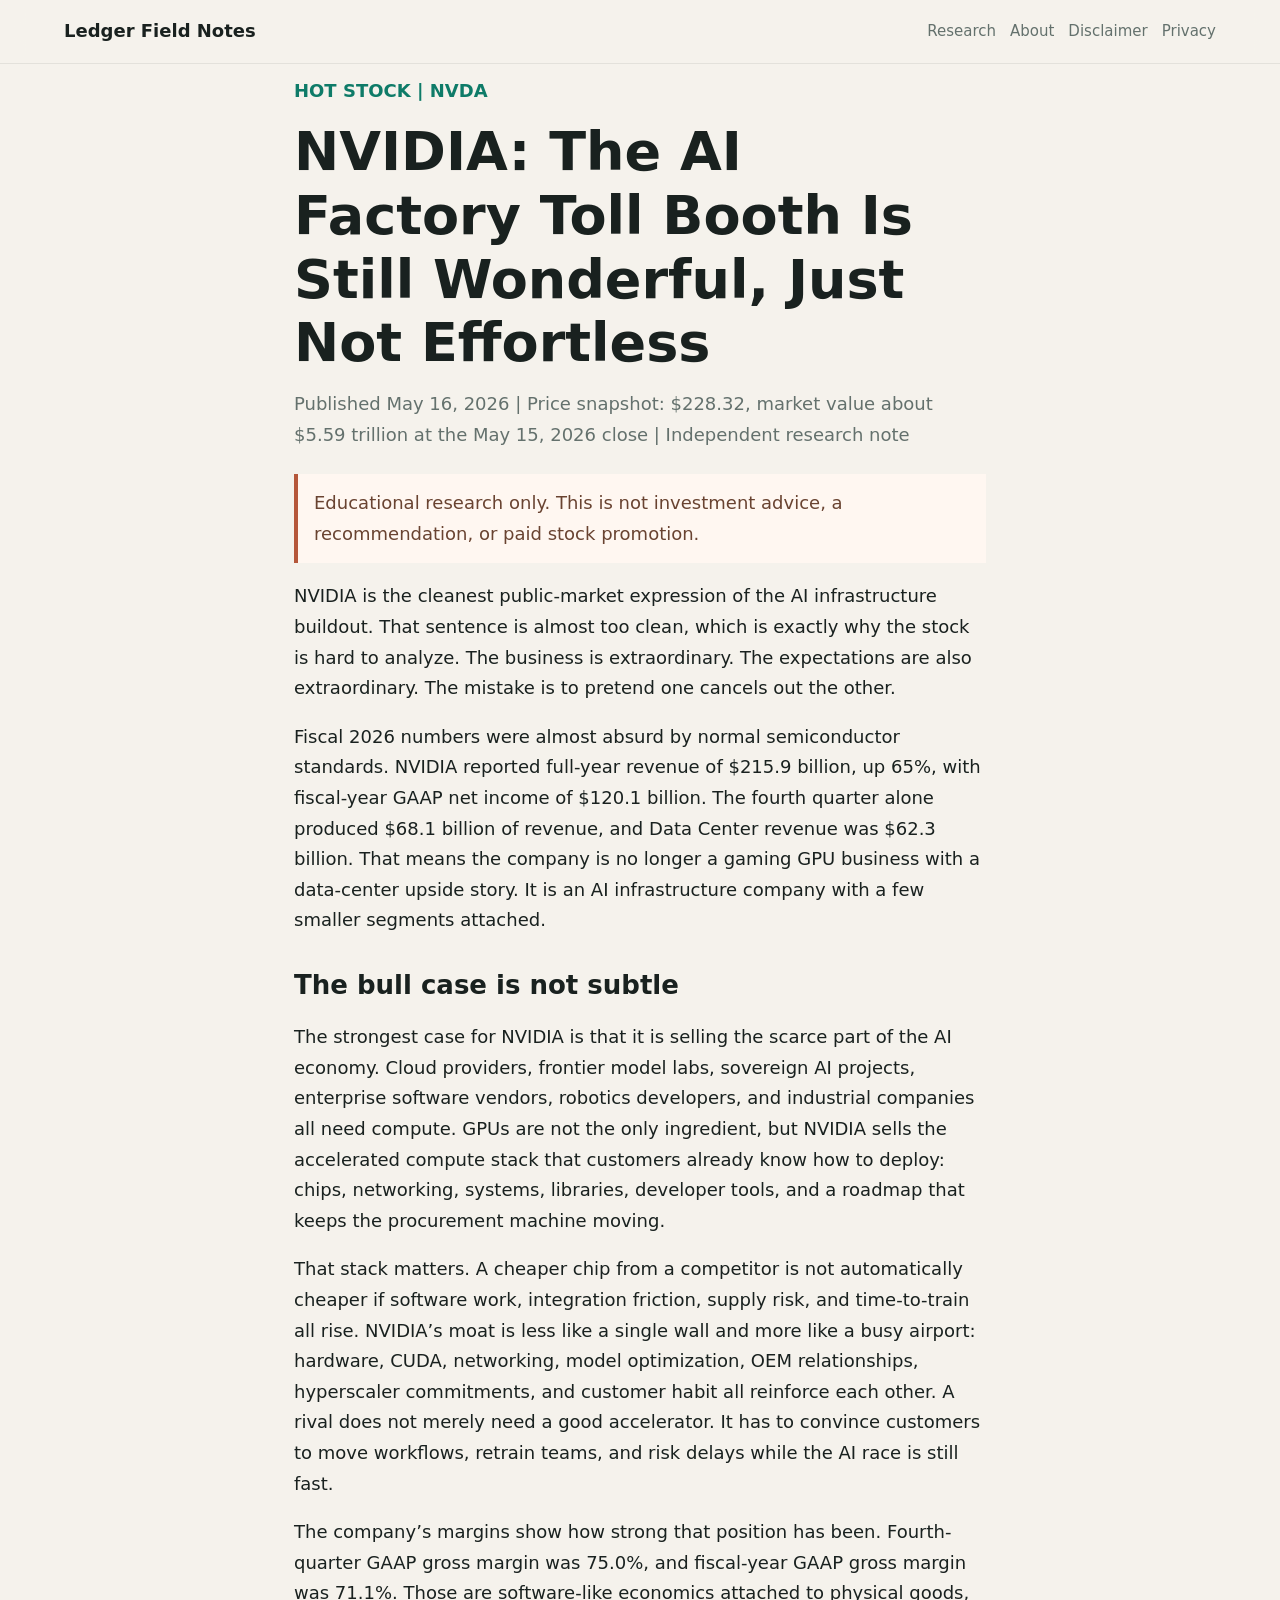
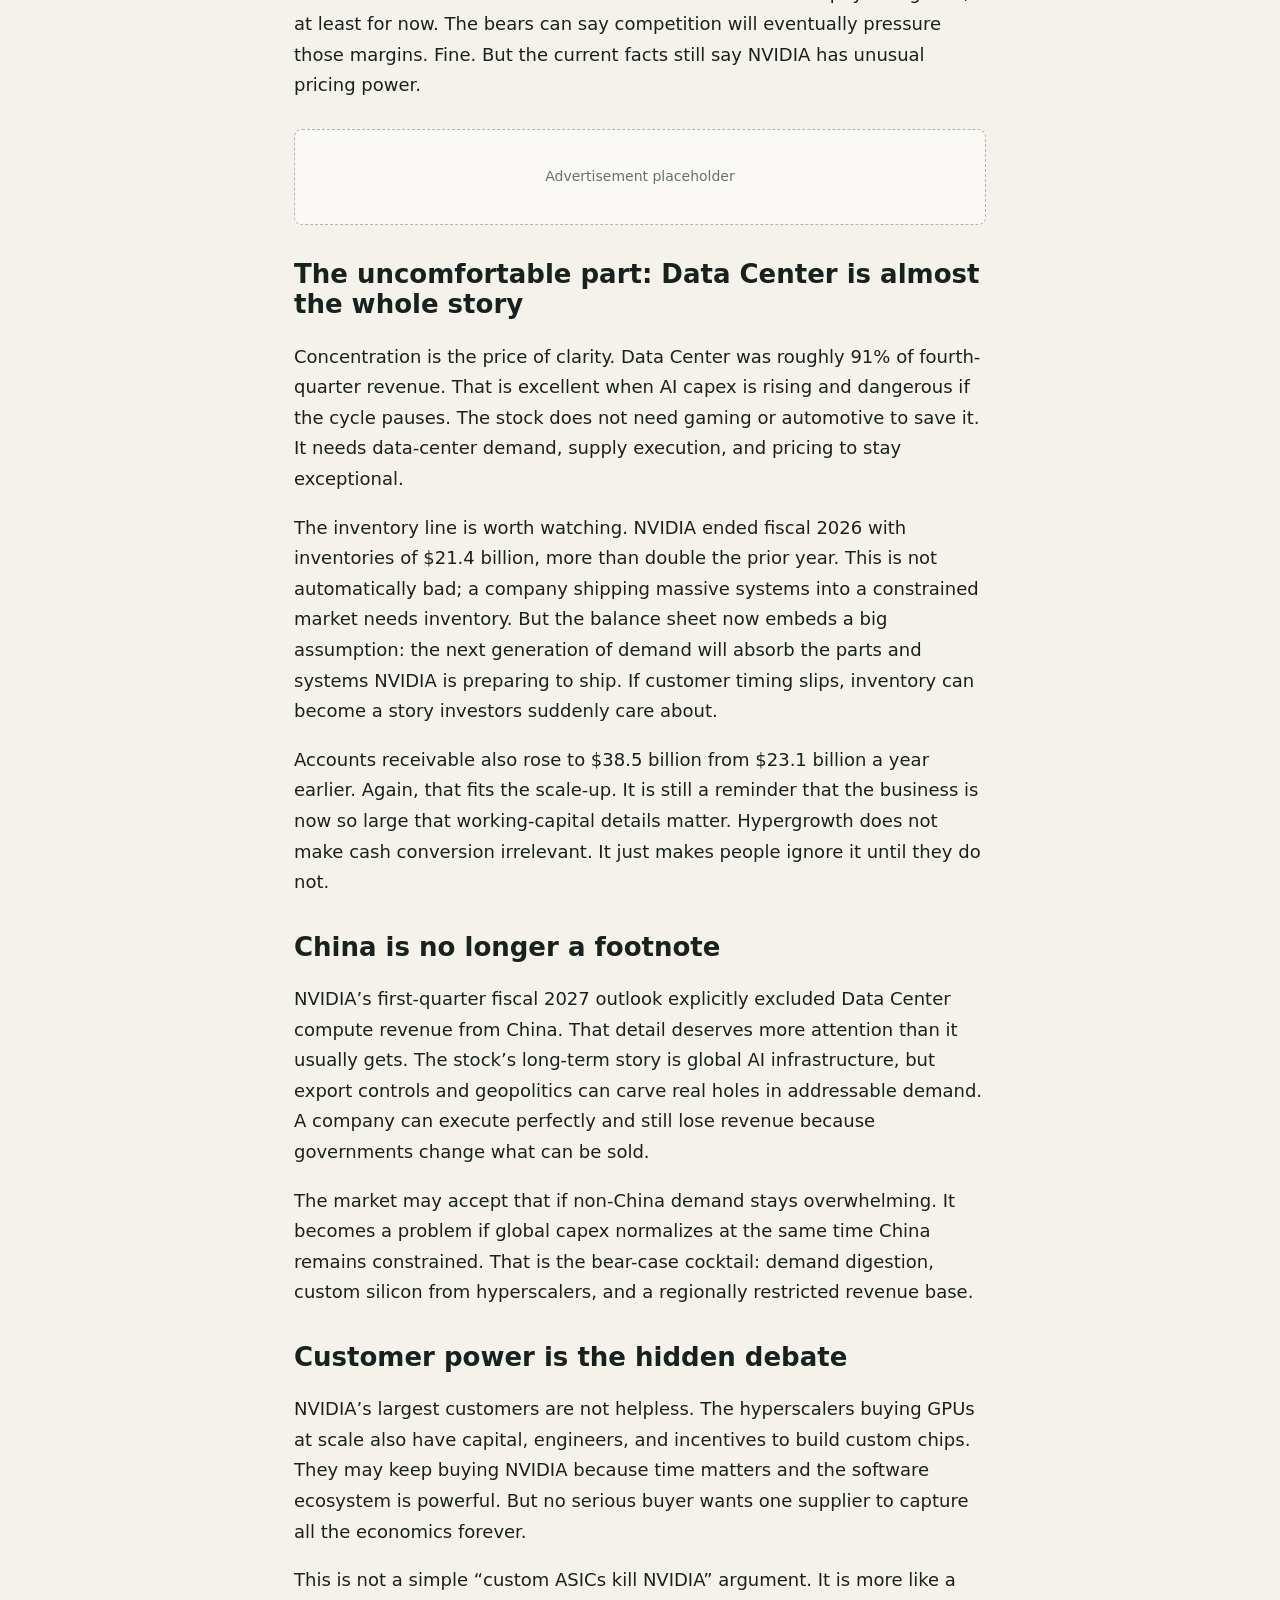
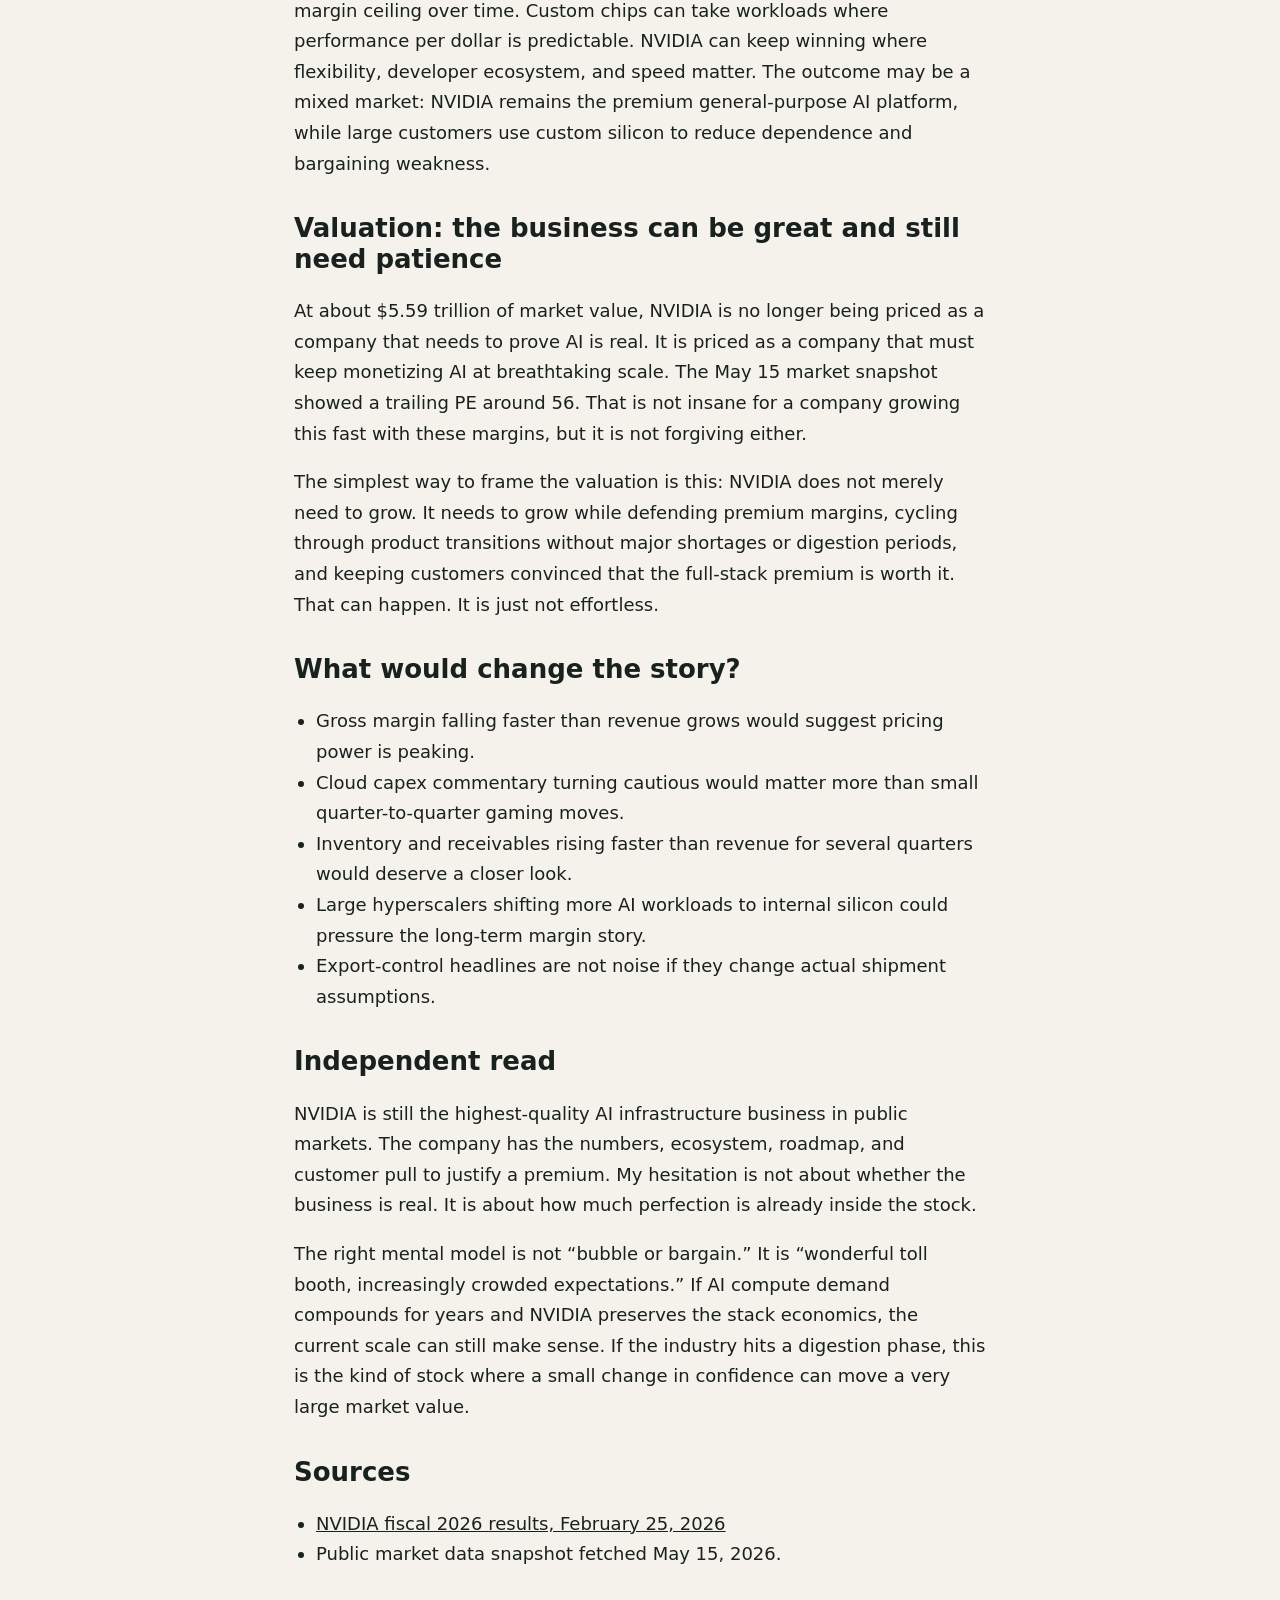
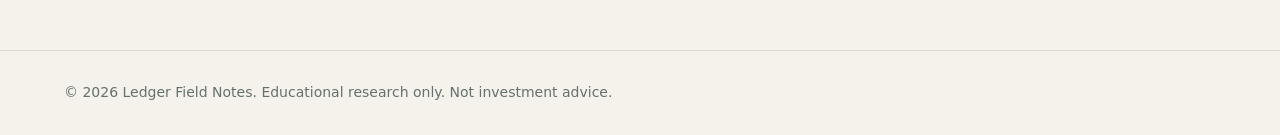
<file: articles/nvidia-ai-infrastructure.html>
<!doctype html>
<html lang="en">
<head>
  <meta charset="utf-8">
  <meta name="viewport" content="width=device-width, initial-scale=1">
  <title>NVIDIA: The AI Factory Toll Booth Is Still Wonderful, Just Not Effortless | Ledger Field Notes</title>
  <meta name="description" content="Independent long-form NVIDIA stock research note covering data center revenue, margins, China risk, customer concentration, and valuation assumptions.">
  <link rel="stylesheet" href="../styles.css">
</head>
<body>
  <header class="topbar">
    <a class="brand" href="../index.html">Ledger Field Notes</a>
    <nav class="nav" aria-label="Primary navigation">
      <a href="../index.html">Research</a>
      <a href="../about.html">About</a>
      <a href="../disclaimer.html">Disclaimer</a>
      <a href="../privacy.html">Privacy</a>
    </nav>
  </header>

  <main class="article">
    <p class="eyebrow">Hot stock | NVDA</p>
    <h1>NVIDIA: The AI Factory Toll Booth Is Still Wonderful, Just Not Effortless</h1>
    <p class="article-meta">Published May 16, 2026 | Price snapshot: $228.32, market value about $5.59 trillion at the May 15, 2026 close | Independent research note</p>
    <p class="disclaimer">Educational research only. This is not investment advice, a recommendation, or paid stock promotion.</p>

    <p>NVIDIA is the cleanest public-market expression of the AI infrastructure buildout. That sentence is almost too clean, which is exactly why the stock is hard to analyze. The business is extraordinary. The expectations are also extraordinary. The mistake is to pretend one cancels out the other.</p>

    <p>Fiscal 2026 numbers were almost absurd by normal semiconductor standards. NVIDIA reported full-year revenue of $215.9 billion, up 65%, with fiscal-year GAAP net income of $120.1 billion. The fourth quarter alone produced $68.1 billion of revenue, and Data Center revenue was $62.3 billion. That means the company is no longer a gaming GPU business with a data-center upside story. It is an AI infrastructure company with a few smaller segments attached.</p>

    <h2>The bull case is not subtle</h2>
    <p>The strongest case for NVIDIA is that it is selling the scarce part of the AI economy. Cloud providers, frontier model labs, sovereign AI projects, enterprise software vendors, robotics developers, and industrial companies all need compute. GPUs are not the only ingredient, but NVIDIA sells the accelerated compute stack that customers already know how to deploy: chips, networking, systems, libraries, developer tools, and a roadmap that keeps the procurement machine moving.</p>

    <p>That stack matters. A cheaper chip from a competitor is not automatically cheaper if software work, integration friction, supply risk, and time-to-train all rise. NVIDIA’s moat is less like a single wall and more like a busy airport: hardware, CUDA, networking, model optimization, OEM relationships, hyperscaler commitments, and customer habit all reinforce each other. A rival does not merely need a good accelerator. It has to convince customers to move workflows, retrain teams, and risk delays while the AI race is still fast.</p>

    <p>The company’s margins show how strong that position has been. Fourth-quarter GAAP gross margin was 75.0%, and fiscal-year GAAP gross margin was 71.1%. Those are software-like economics attached to physical goods, at least for now. The bears can say competition will eventually pressure those margins. Fine. But the current facts still say NVIDIA has unusual pricing power.</p>

    <div class="ad-slot" aria-label="Advertisement">Advertisement placeholder</div>

    <h2>The uncomfortable part: Data Center is almost the whole story</h2>
    <p>Concentration is the price of clarity. Data Center was roughly 91% of fourth-quarter revenue. That is excellent when AI capex is rising and dangerous if the cycle pauses. The stock does not need gaming or automotive to save it. It needs data-center demand, supply execution, and pricing to stay exceptional.</p>

    <p>The inventory line is worth watching. NVIDIA ended fiscal 2026 with inventories of $21.4 billion, more than double the prior year. This is not automatically bad; a company shipping massive systems into a constrained market needs inventory. But the balance sheet now embeds a big assumption: the next generation of demand will absorb the parts and systems NVIDIA is preparing to ship. If customer timing slips, inventory can become a story investors suddenly care about.</p>

    <p>Accounts receivable also rose to $38.5 billion from $23.1 billion a year earlier. Again, that fits the scale-up. It is still a reminder that the business is now so large that working-capital details matter. Hypergrowth does not make cash conversion irrelevant. It just makes people ignore it until they do not.</p>

    <h2>China is no longer a footnote</h2>
    <p>NVIDIA’s first-quarter fiscal 2027 outlook explicitly excluded Data Center compute revenue from China. That detail deserves more attention than it usually gets. The stock’s long-term story is global AI infrastructure, but export controls and geopolitics can carve real holes in addressable demand. A company can execute perfectly and still lose revenue because governments change what can be sold.</p>

    <p>The market may accept that if non-China demand stays overwhelming. It becomes a problem if global capex normalizes at the same time China remains constrained. That is the bear-case cocktail: demand digestion, custom silicon from hyperscalers, and a regionally restricted revenue base.</p>

    <h2>Customer power is the hidden debate</h2>
    <p>NVIDIA’s largest customers are not helpless. The hyperscalers buying GPUs at scale also have capital, engineers, and incentives to build custom chips. They may keep buying NVIDIA because time matters and the software ecosystem is powerful. But no serious buyer wants one supplier to capture all the economics forever.</p>

    <p>This is not a simple “custom ASICs kill NVIDIA” argument. It is more like a margin ceiling over time. Custom chips can take workloads where performance per dollar is predictable. NVIDIA can keep winning where flexibility, developer ecosystem, and speed matter. The outcome may be a mixed market: NVIDIA remains the premium general-purpose AI platform, while large customers use custom silicon to reduce dependence and bargaining weakness.</p>

    <h2>Valuation: the business can be great and still need patience</h2>
    <p>At about $5.59 trillion of market value, NVIDIA is no longer being priced as a company that needs to prove AI is real. It is priced as a company that must keep monetizing AI at breathtaking scale. The May 15 market snapshot showed a trailing PE around 56. That is not insane for a company growing this fast with these margins, but it is not forgiving either.</p>

    <p>The simplest way to frame the valuation is this: NVIDIA does not merely need to grow. It needs to grow while defending premium margins, cycling through product transitions without major shortages or digestion periods, and keeping customers convinced that the full-stack premium is worth it. That can happen. It is just not effortless.</p>

    <h2>What would change the story?</h2>
    <ul>
      <li>Gross margin falling faster than revenue grows would suggest pricing power is peaking.</li>
      <li>Cloud capex commentary turning cautious would matter more than small quarter-to-quarter gaming moves.</li>
      <li>Inventory and receivables rising faster than revenue for several quarters would deserve a closer look.</li>
      <li>Large hyperscalers shifting more AI workloads to internal silicon could pressure the long-term margin story.</li>
      <li>Export-control headlines are not noise if they change actual shipment assumptions.</li>
    </ul>

    <h2>Independent read</h2>
    <p>NVIDIA is still the highest-quality AI infrastructure business in public markets. The company has the numbers, ecosystem, roadmap, and customer pull to justify a premium. My hesitation is not about whether the business is real. It is about how much perfection is already inside the stock.</p>

    <p>The right mental model is not “bubble or bargain.” It is “wonderful toll booth, increasingly crowded expectations.” If AI compute demand compounds for years and NVIDIA preserves the stack economics, the current scale can still make sense. If the industry hits a digestion phase, this is the kind of stock where a small change in confidence can move a very large market value.</p>

    <h2>Sources</h2>
    <ul>
      <li><a href="https://investor.nvidia.com/news/press-release-details/2026/NVIDIA-Announces-Financial-Results-for-Fourth-Quarter-and-Fiscal-2026/">NVIDIA fiscal 2026 results, February 25, 2026</a></li>
      <li>Public market data snapshot fetched May 15, 2026.</li>
    </ul>
  </main>

  <footer class="footer">
    © 2026 Ledger Field Notes. Educational research only. Not investment advice.
  </footer>
</body>
</html>
</file>
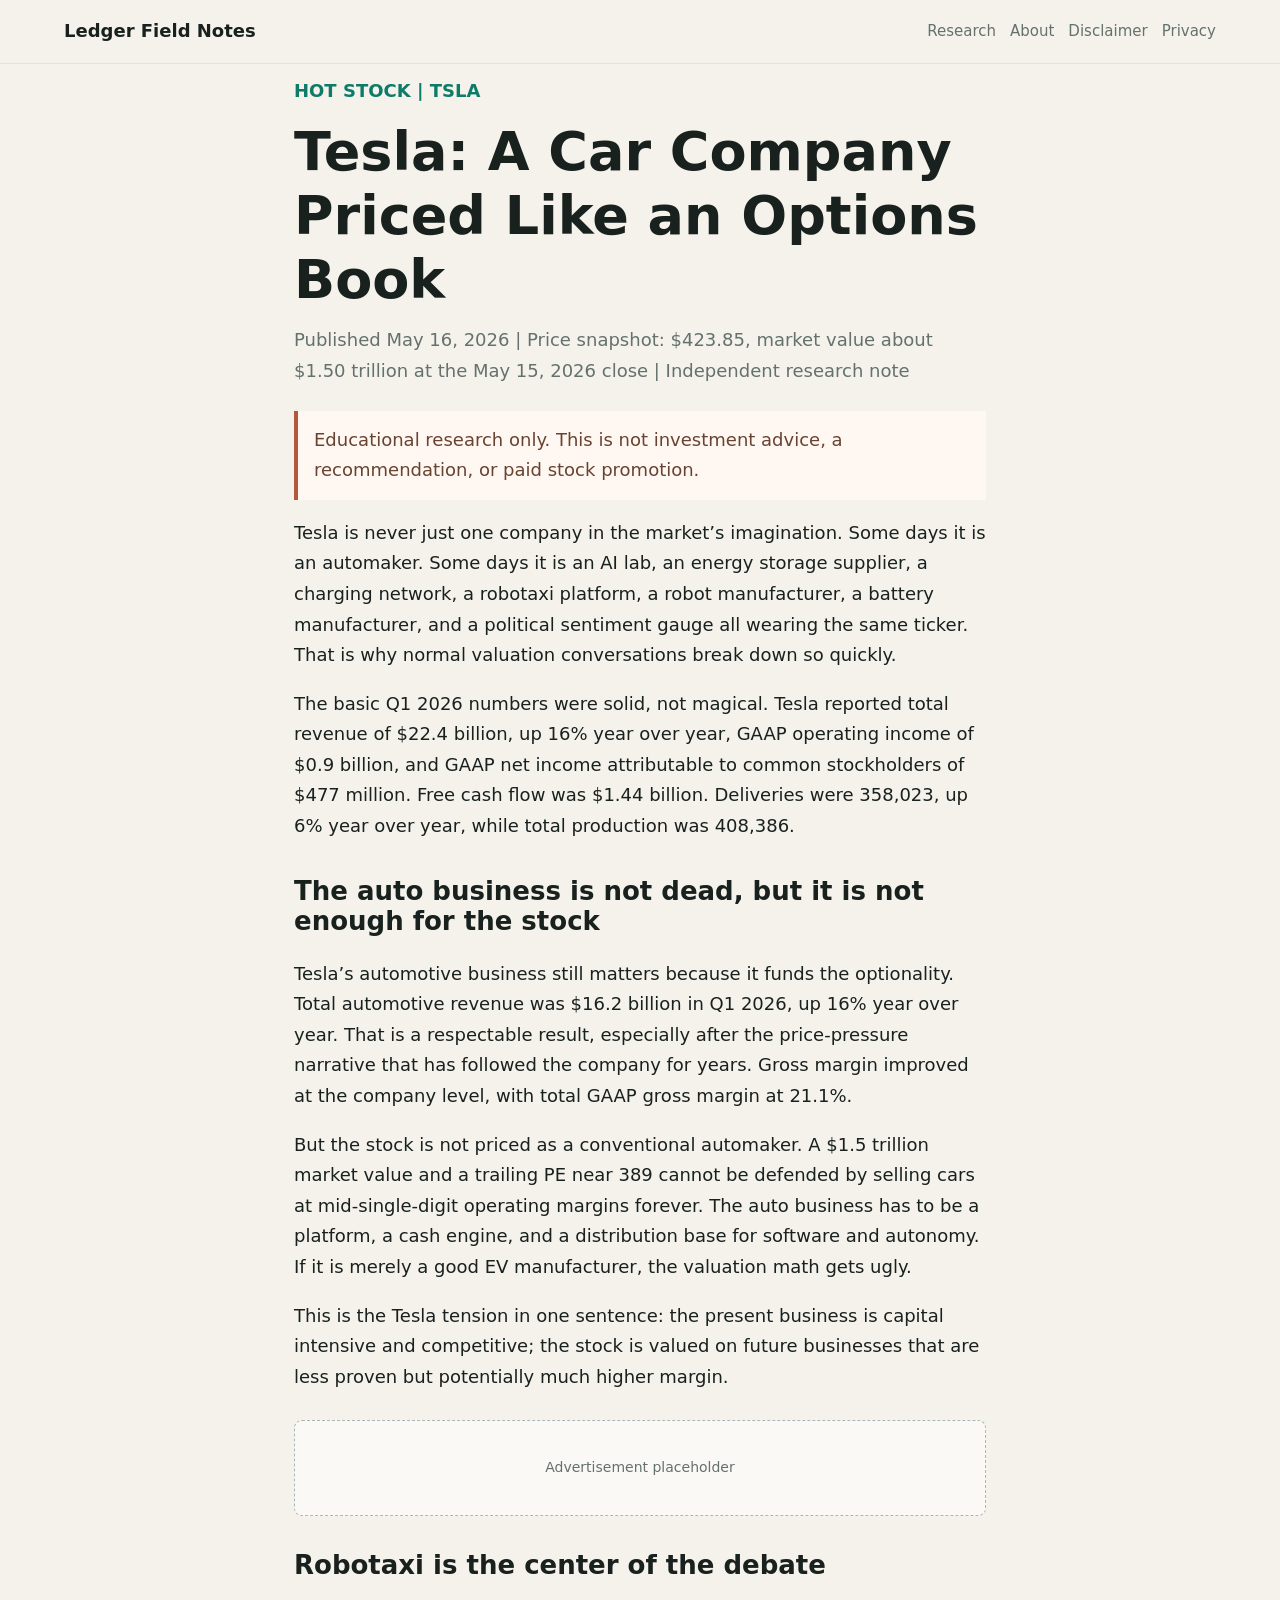
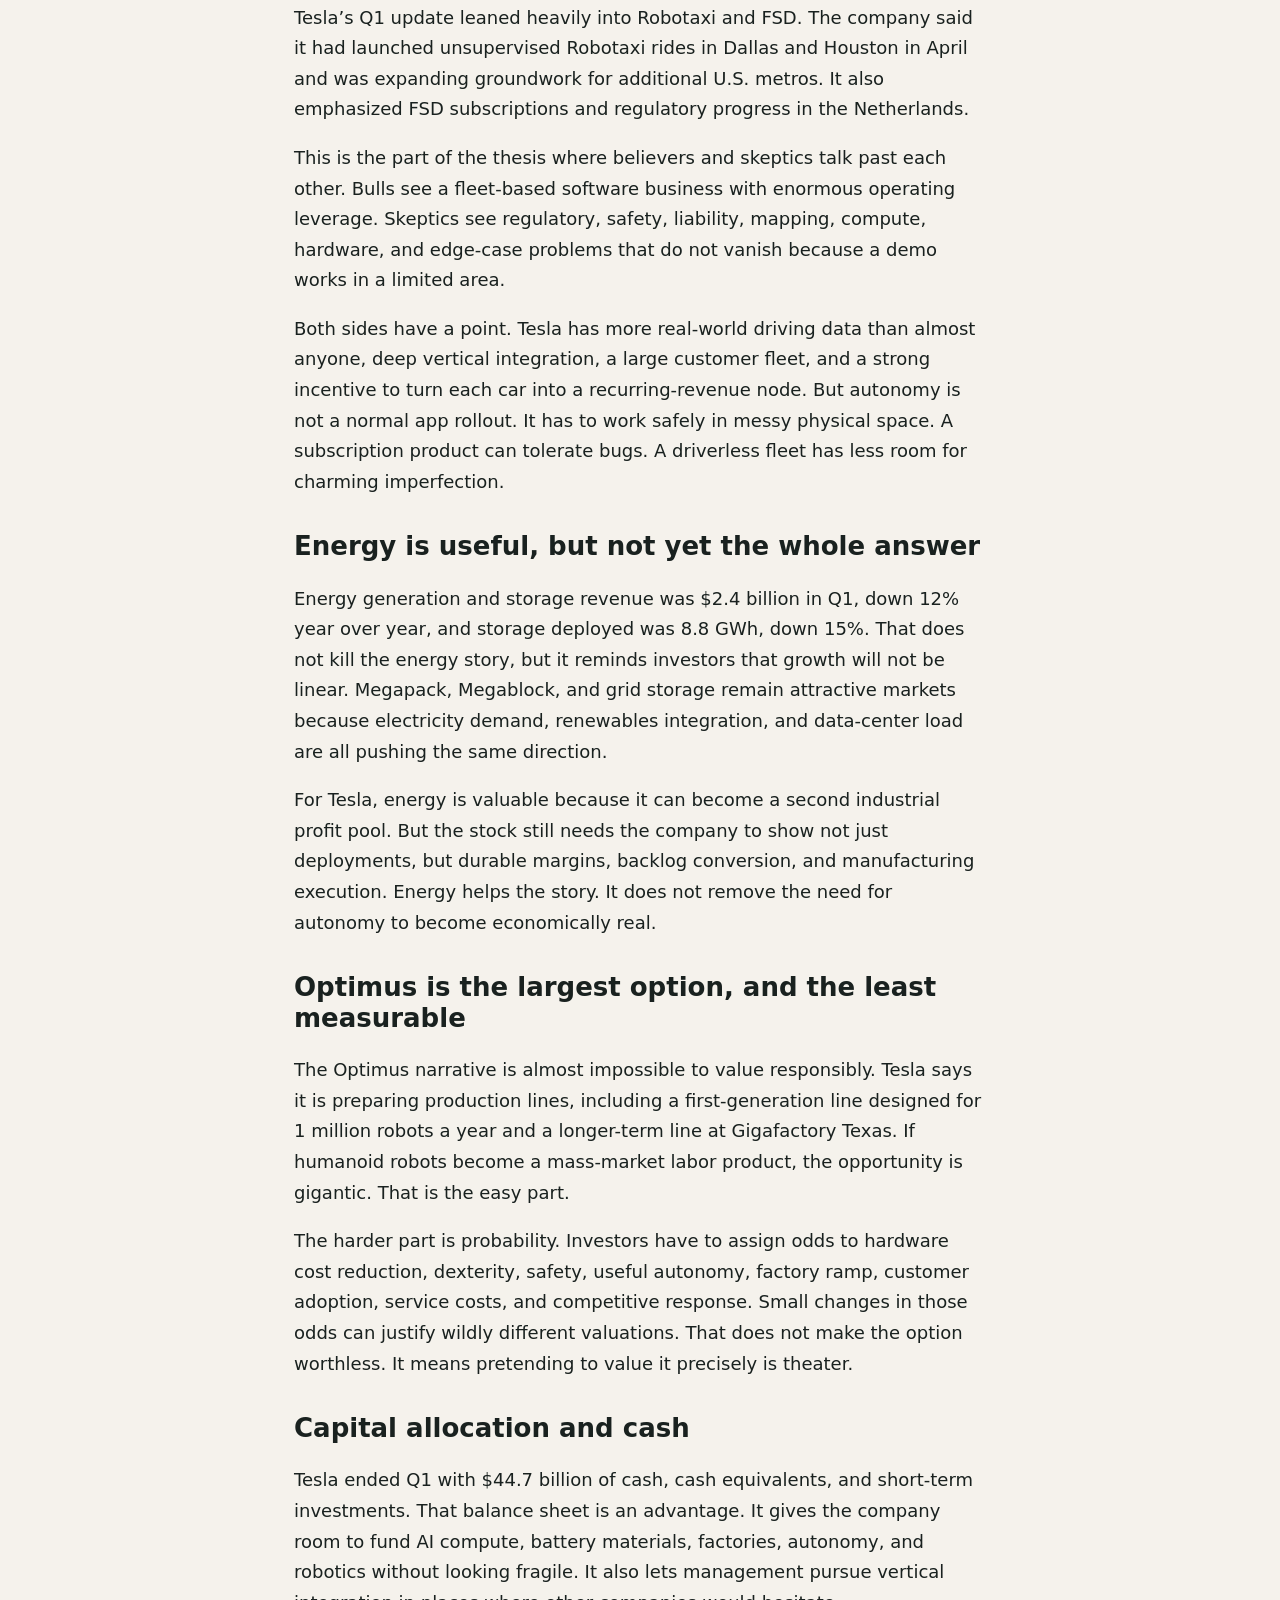
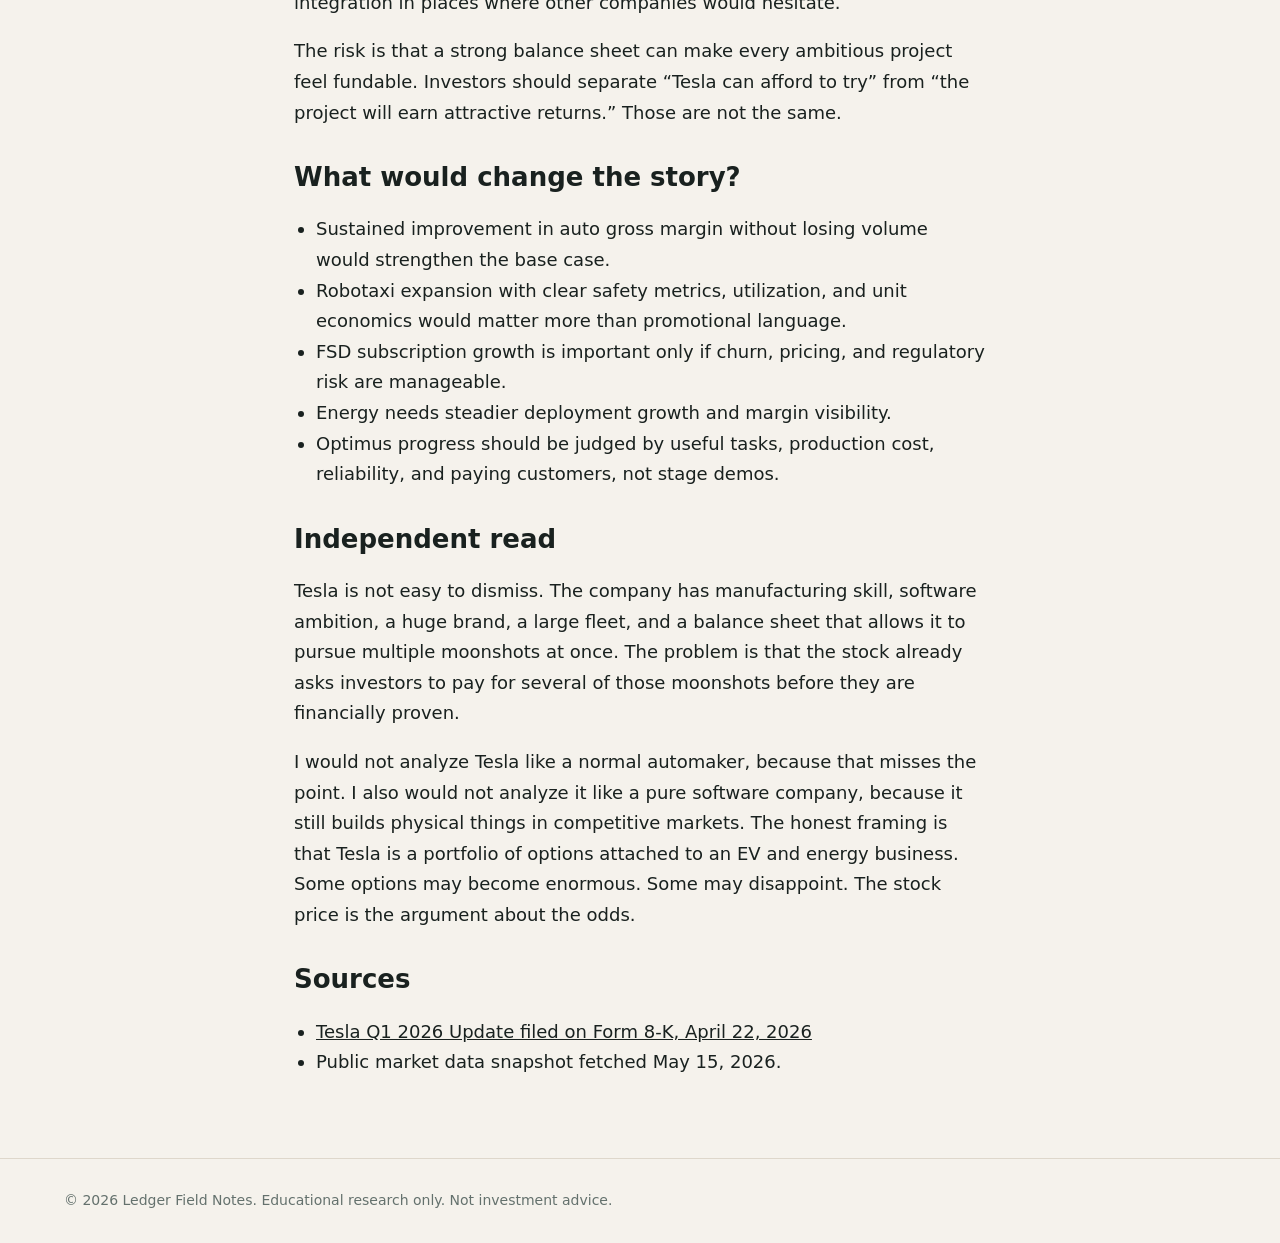
<file: articles/tesla-autonomy-margin.html>
<!doctype html>
<html lang="en">
<head>
  <meta charset="utf-8">
  <meta name="viewport" content="width=device-width, initial-scale=1">
  <title>Tesla: A Car Company Priced Like an Options Book | Ledger Field Notes</title>
  <meta name="description" content="Independent long-form Tesla stock research note covering Q1 2026 revenue, auto margins, Robotaxi, FSD, energy, Optimus, and valuation risk.">
  <link rel="stylesheet" href="../styles.css">
</head>
<body>
  <header class="topbar">
    <a class="brand" href="../index.html">Ledger Field Notes</a>
    <nav class="nav" aria-label="Primary navigation">
      <a href="../index.html">Research</a>
      <a href="../about.html">About</a>
      <a href="../disclaimer.html">Disclaimer</a>
      <a href="../privacy.html">Privacy</a>
    </nav>
  </header>

  <main class="article">
    <p class="eyebrow">Hot stock | TSLA</p>
    <h1>Tesla: A Car Company Priced Like an Options Book</h1>
    <p class="article-meta">Published May 16, 2026 | Price snapshot: $423.85, market value about $1.50 trillion at the May 15, 2026 close | Independent research note</p>
    <p class="disclaimer">Educational research only. This is not investment advice, a recommendation, or paid stock promotion.</p>

    <p>Tesla is never just one company in the market’s imagination. Some days it is an automaker. Some days it is an AI lab, an energy storage supplier, a charging network, a robotaxi platform, a robot manufacturer, a battery manufacturer, and a political sentiment gauge all wearing the same ticker. That is why normal valuation conversations break down so quickly.</p>

    <p>The basic Q1 2026 numbers were solid, not magical. Tesla reported total revenue of $22.4 billion, up 16% year over year, GAAP operating income of $0.9 billion, and GAAP net income attributable to common stockholders of $477 million. Free cash flow was $1.44 billion. Deliveries were 358,023, up 6% year over year, while total production was 408,386.</p>

    <h2>The auto business is not dead, but it is not enough for the stock</h2>
    <p>Tesla’s automotive business still matters because it funds the optionality. Total automotive revenue was $16.2 billion in Q1 2026, up 16% year over year. That is a respectable result, especially after the price-pressure narrative that has followed the company for years. Gross margin improved at the company level, with total GAAP gross margin at 21.1%.</p>

    <p>But the stock is not priced as a conventional automaker. A $1.5 trillion market value and a trailing PE near 389 cannot be defended by selling cars at mid-single-digit operating margins forever. The auto business has to be a platform, a cash engine, and a distribution base for software and autonomy. If it is merely a good EV manufacturer, the valuation math gets ugly.</p>

    <p>This is the Tesla tension in one sentence: the present business is capital intensive and competitive; the stock is valued on future businesses that are less proven but potentially much higher margin.</p>

    <div class="ad-slot" aria-label="Advertisement">Advertisement placeholder</div>

    <h2>Robotaxi is the center of the debate</h2>
    <p>Tesla’s Q1 update leaned heavily into Robotaxi and FSD. The company said it had launched unsupervised Robotaxi rides in Dallas and Houston in April and was expanding groundwork for additional U.S. metros. It also emphasized FSD subscriptions and regulatory progress in the Netherlands.</p>

    <p>This is the part of the thesis where believers and skeptics talk past each other. Bulls see a fleet-based software business with enormous operating leverage. Skeptics see regulatory, safety, liability, mapping, compute, hardware, and edge-case problems that do not vanish because a demo works in a limited area.</p>

    <p>Both sides have a point. Tesla has more real-world driving data than almost anyone, deep vertical integration, a large customer fleet, and a strong incentive to turn each car into a recurring-revenue node. But autonomy is not a normal app rollout. It has to work safely in messy physical space. A subscription product can tolerate bugs. A driverless fleet has less room for charming imperfection.</p>

    <h2>Energy is useful, but not yet the whole answer</h2>
    <p>Energy generation and storage revenue was $2.4 billion in Q1, down 12% year over year, and storage deployed was 8.8 GWh, down 15%. That does not kill the energy story, but it reminds investors that growth will not be linear. Megapack, Megablock, and grid storage remain attractive markets because electricity demand, renewables integration, and data-center load are all pushing the same direction.</p>

    <p>For Tesla, energy is valuable because it can become a second industrial profit pool. But the stock still needs the company to show not just deployments, but durable margins, backlog conversion, and manufacturing execution. Energy helps the story. It does not remove the need for autonomy to become economically real.</p>

    <h2>Optimus is the largest option, and the least measurable</h2>
    <p>The Optimus narrative is almost impossible to value responsibly. Tesla says it is preparing production lines, including a first-generation line designed for 1 million robots a year and a longer-term line at Gigafactory Texas. If humanoid robots become a mass-market labor product, the opportunity is gigantic. That is the easy part.</p>

    <p>The harder part is probability. Investors have to assign odds to hardware cost reduction, dexterity, safety, useful autonomy, factory ramp, customer adoption, service costs, and competitive response. Small changes in those odds can justify wildly different valuations. That does not make the option worthless. It means pretending to value it precisely is theater.</p>

    <h2>Capital allocation and cash</h2>
    <p>Tesla ended Q1 with $44.7 billion of cash, cash equivalents, and short-term investments. That balance sheet is an advantage. It gives the company room to fund AI compute, battery materials, factories, autonomy, and robotics without looking fragile. It also lets management pursue vertical integration in places where other companies would hesitate.</p>

    <p>The risk is that a strong balance sheet can make every ambitious project feel fundable. Investors should separate “Tesla can afford to try” from “the project will earn attractive returns.” Those are not the same.</p>

    <h2>What would change the story?</h2>
    <ul>
      <li>Sustained improvement in auto gross margin without losing volume would strengthen the base case.</li>
      <li>Robotaxi expansion with clear safety metrics, utilization, and unit economics would matter more than promotional language.</li>
      <li>FSD subscription growth is important only if churn, pricing, and regulatory risk are manageable.</li>
      <li>Energy needs steadier deployment growth and margin visibility.</li>
      <li>Optimus progress should be judged by useful tasks, production cost, reliability, and paying customers, not stage demos.</li>
    </ul>

    <h2>Independent read</h2>
    <p>Tesla is not easy to dismiss. The company has manufacturing skill, software ambition, a huge brand, a large fleet, and a balance sheet that allows it to pursue multiple moonshots at once. The problem is that the stock already asks investors to pay for several of those moonshots before they are financially proven.</p>

    <p>I would not analyze Tesla like a normal automaker, because that misses the point. I also would not analyze it like a pure software company, because it still builds physical things in competitive markets. The honest framing is that Tesla is a portfolio of options attached to an EV and energy business. Some options may become enormous. Some may disappoint. The stock price is the argument about the odds.</p>

    <h2>Sources</h2>
    <ul>
      <li><a href="https://ir.tesla.com/_flysystem/s3/sec/000162828026026551/tsla-20260422-gen.pdf">Tesla Q1 2026 Update filed on Form 8-K, April 22, 2026</a></li>
      <li>Public market data snapshot fetched May 15, 2026.</li>
    </ul>
  </main>

  <footer class="footer">
    © 2026 Ledger Field Notes. Educational research only. Not investment advice.
  </footer>
</body>
</html>
</file>
<file: styles.css>
:root {
  --ink: #19211f;
  --muted: #64716d;
  --bg: #f5f2ec;
  --paper: #ffffff;
  --line: #ded7cb;
  --accent: #0e7b68;
  --accent-2: #b5573a;
  --soft: #e7eee8;
}

* {
  box-sizing: border-box;
}

body {
  margin: 0;
  background: var(--bg);
  color: var(--ink);
  font-family: Inter, ui-sans-serif, system-ui, -apple-system, BlinkMacSystemFont, "Segoe UI", sans-serif;
  line-height: 1.7;
}

a {
  color: inherit;
}

.topbar {
  position: sticky;
  top: 0;
  z-index: 10;
  display: flex;
  align-items: center;
  justify-content: space-between;
  gap: 18px;
  padding: 16px clamp(18px, 5vw, 64px);
  border-bottom: 1px solid rgba(25, 33, 31, 0.08);
  background: rgba(245, 242, 236, 0.92);
  backdrop-filter: blur(12px);
}

.brand {
  font-size: 18px;
  font-weight: 850;
  text-decoration: none;
}

.nav {
  display: flex;
  flex-wrap: wrap;
  justify-content: flex-end;
  gap: 14px;
  color: var(--muted);
  font-size: 15px;
}

.nav a {
  text-decoration: none;
}

.hero {
  min-height: 58vh;
  display: grid;
  align-items: end;
  color: #fff;
  background:
    linear-gradient(90deg, rgba(12, 18, 17, 0.84), rgba(12, 18, 17, 0.28)),
    url("assets/hero-research-clean.svg") center/cover;
}

.hero-inner,
.wrap {
  width: min(1120px, 100%);
  margin: 0 auto;
  padding-left: clamp(18px, 5vw, 64px);
  padding-right: clamp(18px, 5vw, 64px);
}

.hero-inner {
  padding-top: 120px;
  padding-bottom: 56px;
}

.eyebrow {
  margin: 0 0 14px;
  color: #d9efe8;
  font-size: 14px;
  font-weight: 800;
  text-transform: uppercase;
}

h1,
h2,
h3 {
  line-height: 1.18;
  letter-spacing: 0;
}

h1 {
  max-width: 820px;
  margin: 0;
  font-size: clamp(38px, 6vw, 72px);
}

.hero p {
  max-width: 720px;
  margin: 22px 0 0;
  color: rgba(255, 255, 255, 0.88);
  font-size: 19px;
}

main {
  padding: 54px 0;
}

.intro {
  display: grid;
  grid-template-columns: minmax(0, 1fr) minmax(260px, 360px);
  gap: 28px;
  align-items: start;
  margin-bottom: 36px;
}

.intro h2 {
  margin: 0 0 12px;
  font-size: clamp(28px, 4vw, 42px);
}

.intro p,
.note,
.article-meta {
  color: var(--muted);
}

.panel {
  border: 1px solid var(--line);
  border-radius: 8px;
  background: var(--paper);
  padding: 22px;
}

.panel strong {
  display: block;
  margin-bottom: 8px;
}

.article-grid {
  display: grid;
  grid-template-columns: repeat(2, minmax(0, 1fr));
  gap: 18px;
}

.article-card {
  display: grid;
  min-height: 230px;
  padding: 24px;
  border: 1px solid var(--line);
  border-radius: 8px;
  background: var(--paper);
  text-decoration: none;
}

.article-card span {
  color: var(--accent);
  font-size: 14px;
  font-weight: 800;
}

.article-card h2 {
  margin: 12px 0;
  font-size: 24px;
}

.article-card p {
  margin: 0;
  color: var(--muted);
}

.ad-slot {
  display: grid;
  min-height: 96px;
  place-items: center;
  margin: 28px 0;
  border: 1px dashed #aab8b3;
  border-radius: 8px;
  background: rgba(255, 255, 255, 0.55);
  color: var(--muted);
  font-size: 14px;
}

.article {
  width: min(820px, 100%);
  margin: 0 auto;
  padding: 12px clamp(18px, 5vw, 64px) 64px;
}

.article h1 {
  color: var(--ink);
  font-size: clamp(34px, 5vw, 54px);
}

.article h2 {
  margin-top: 34px;
  font-size: 26px;
}

.article p,
.article li {
  font-size: 18px;
}

.article ul {
  padding-left: 22px;
}

.article-meta {
  margin: 14px 0 24px;
}

.article .eyebrow {
  color: var(--accent);
}

.disclaimer {
  border-left: 4px solid var(--accent-2);
  padding: 14px 16px;
  background: #fff7f1;
  color: #694331;
}

.footer {
  padding: 30px clamp(18px, 5vw, 64px);
  border-top: 1px solid var(--line);
  color: var(--muted);
  font-size: 14px;
}

@media (max-width: 760px) {
  .topbar {
    align-items: flex-start;
    flex-direction: column;
  }

  .nav {
    justify-content: flex-start;
  }

  .intro,
  .article-grid {
    grid-template-columns: 1fr;
  }
}
</file>
